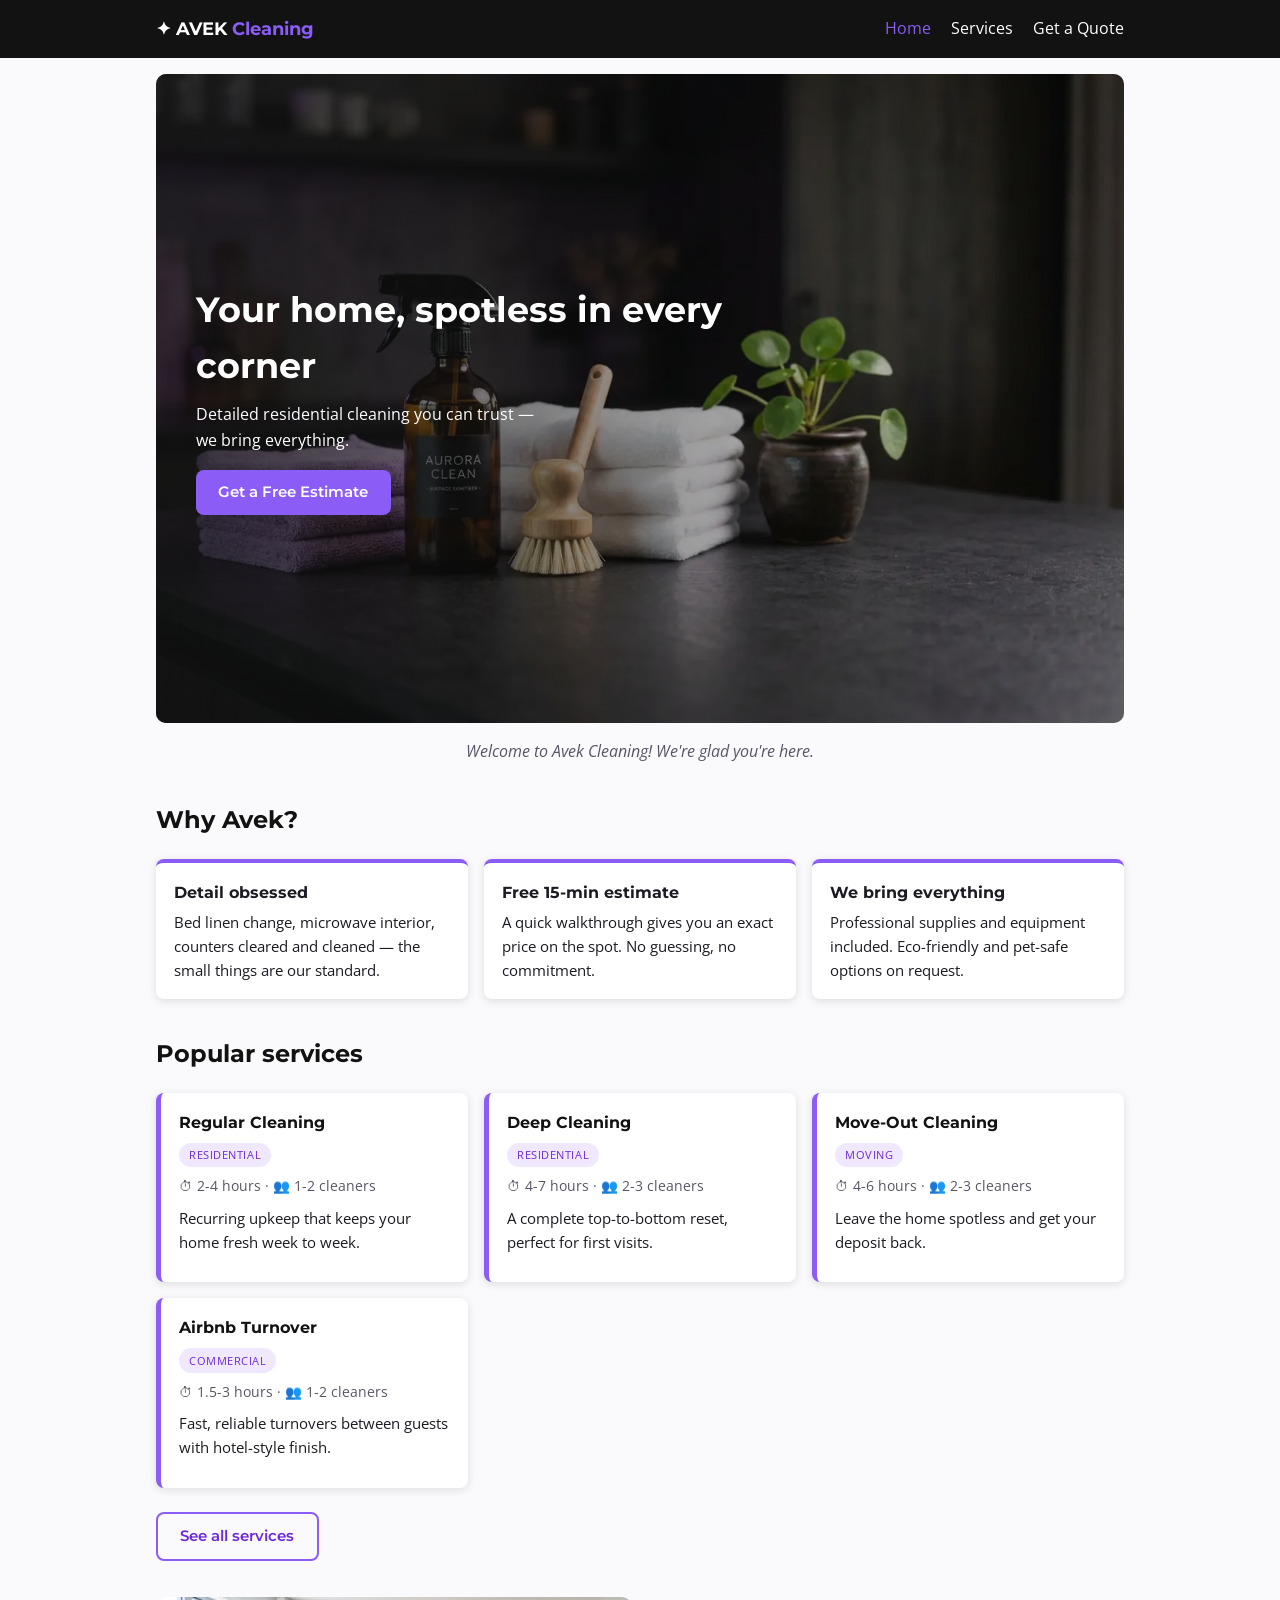
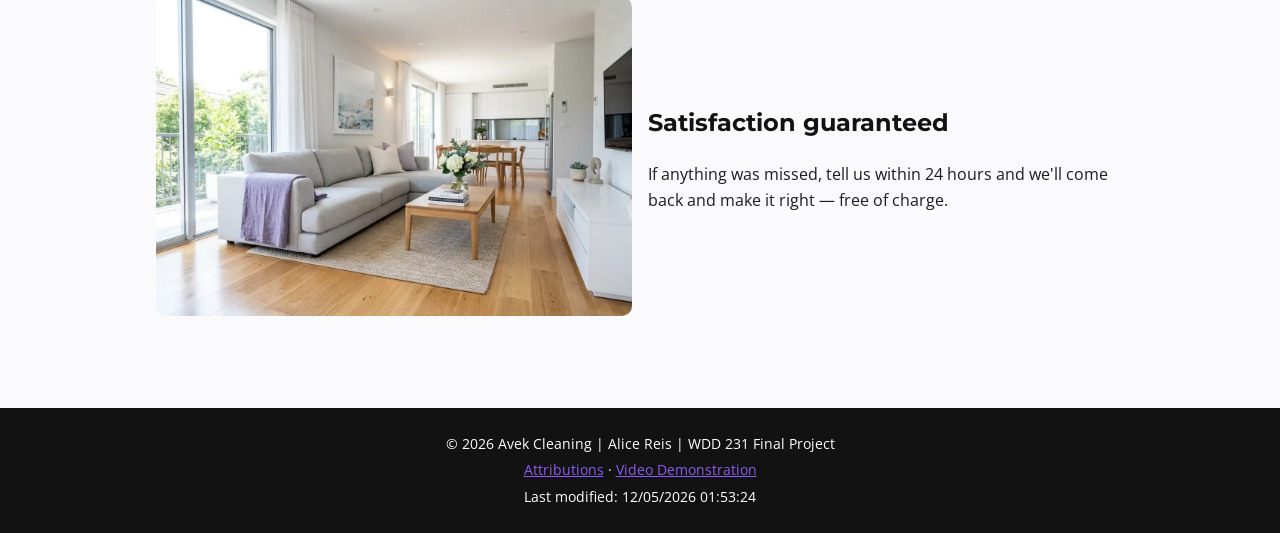
<file: final/index.html>
<!DOCTYPE html>
<html lang="en">
<head>
    <meta charset="UTF-8">
    <meta name="viewport" content="width=device-width, initial-scale=1.0">
    <meta name="description" content="Avek Cleaning - professional residential cleaning services. Regular, deep, and move-in/move-out cleanings with a free 15-minute estimate.">
    <meta name="author" content="Alice Reis">
    <meta property="og:title" content="Avek Cleaning | Professional Home Cleaning">
    <meta property="og:description" content="Detailed residential cleaning services with a free 15-minute estimate. Your home, spotless in every corner.">
    <meta property="og:image" content="https://areis2101.github.io/wdd231/final/images/hero.webp">
    <meta property="og:url" content="https://areis2101.github.io/wdd231/final/">
    <meta property="og:type" content="website">
    <title>Avek Cleaning | Home</title>
    <link rel="icon" href="images/favicon.svg" type="image/svg+xml">
    <link rel="preconnect" href="https://fonts.googleapis.com">
    <link rel="preconnect" href="https://fonts.gstatic.com" crossorigin>
    <link href="https://fonts.googleapis.com/css2?family=Montserrat:wght@600;700&family=Open+Sans:ital,wght@0,400;0,600;1,400&display=swap" rel="stylesheet">
    <link rel="stylesheet" href="styles/styles.css">
    <script type="module" src="scripts/home.js"></script>
</head>
<body>
    <header>
        <div class="header-inner">
            <a href="index.html" class="logo">✦ AVEK <span>Cleaning</span></a>
            <button id="menu-btn" aria-label="Toggle navigation menu" aria-expanded="false">☰</button>
            <nav id="main-nav" aria-label="Main navigation">
                <ul>
                    <li><a href="index.html" class="active" aria-current="page">Home</a></li>
                    <li><a href="services.html">Services</a></li>
                    <li><a href="quote.html">Get a Quote</a></li>
                </ul>
            </nav>
        </div>
    </header>

    <main>
        <section class="hero">
            <img src="images/hero.webp" alt="Professional cleaning supplies arranged on a dark surface with purple cloths" width="1264" height="848">
            <div class="hero-text">
                <h1>Your home, spotless in every corner</h1>
                <p>Detailed residential cleaning you can trust — we bring everything.</p>
                <a href="quote.html" class="btn">Get a Free Estimate</a>
            </div>
        </section>

        <p id="visit-message" class="visit-message"></p>

        <section class="intro">
            <h2>Why Avek?</h2>
            <div class="why-grid">
                <div class="why-card">
                    <h3>Detail obsessed</h3>
                    <p>Bed linen change, microwave interior, counters cleared and cleaned — the small things are our standard.</p>
                </div>
                <div class="why-card">
                    <h3>Free 15-min estimate</h3>
                    <p>A quick walkthrough gives you an exact price on the spot. No guessing, no commitment.</p>
                </div>
                <div class="why-card">
                    <h3>We bring everything</h3>
                    <p>Professional supplies and equipment included. Eco-friendly and pet-safe options on request.</p>
                </div>
            </div>
        </section>

        <section class="featured">
            <h2>Popular services</h2>
            <div id="featured-cards" class="cards"></div>
            <a href="services.html" class="btn btn-outline">See all services</a>
        </section>

        <section class="banner">
            <img src="images/clean-room.webp" alt="Bright spotless living room after a professional cleaning" loading="lazy" width="1264" height="848">
            <div>
                <h2>Satisfaction guaranteed</h2>
                <p>If anything was missed, tell us within 24 hours and we'll come back and make it right — free of charge.</p>
            </div>
        </section>
    </main>

    <footer>
        <p>&copy; <span id="year"></span> Avek Cleaning | Alice Reis | WDD 231 Final Project</p>
        <p>
            <a href="attributions.html">Attributions</a> ·
            <a href="https://www.youtube.com/" id="video-link">Video Demonstration</a>
        </p>
        <p>Last modified: <span id="lastModified"></span></p>
    </footer>
</body>
</html>
</file>
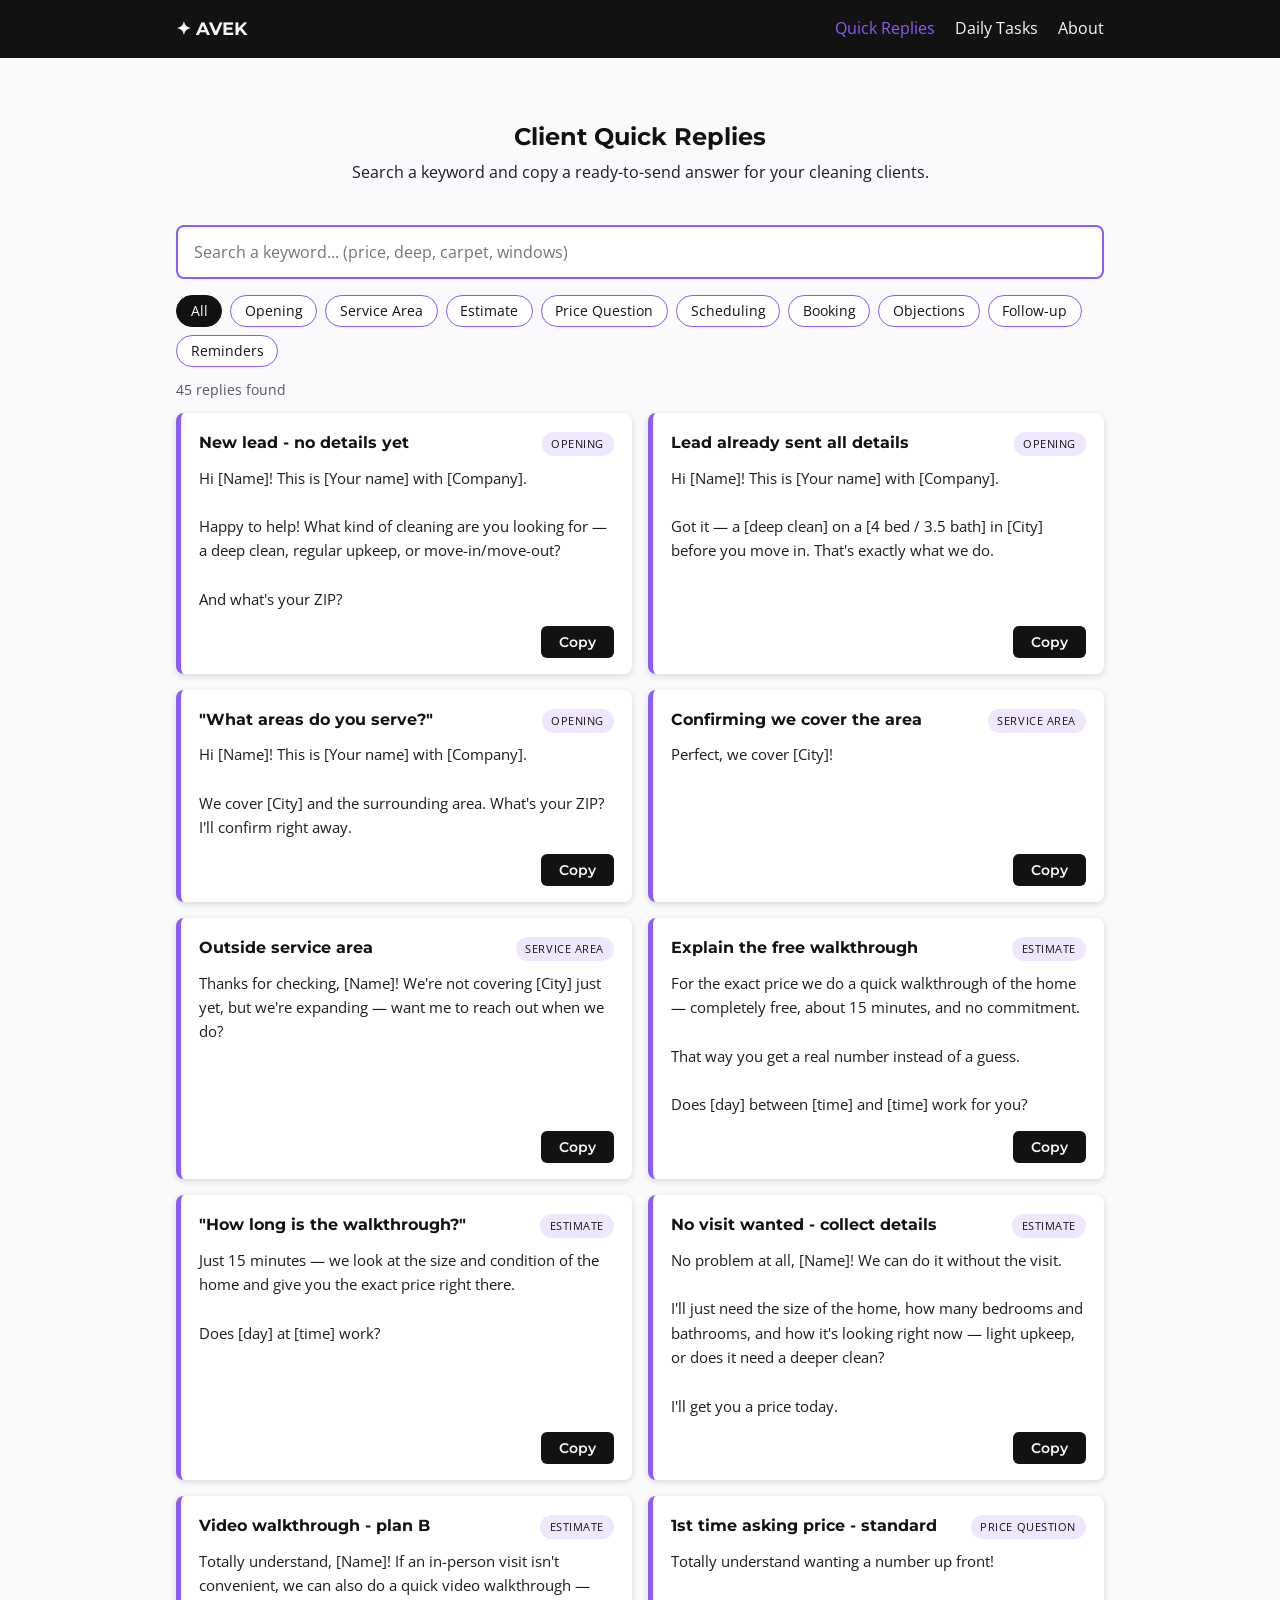
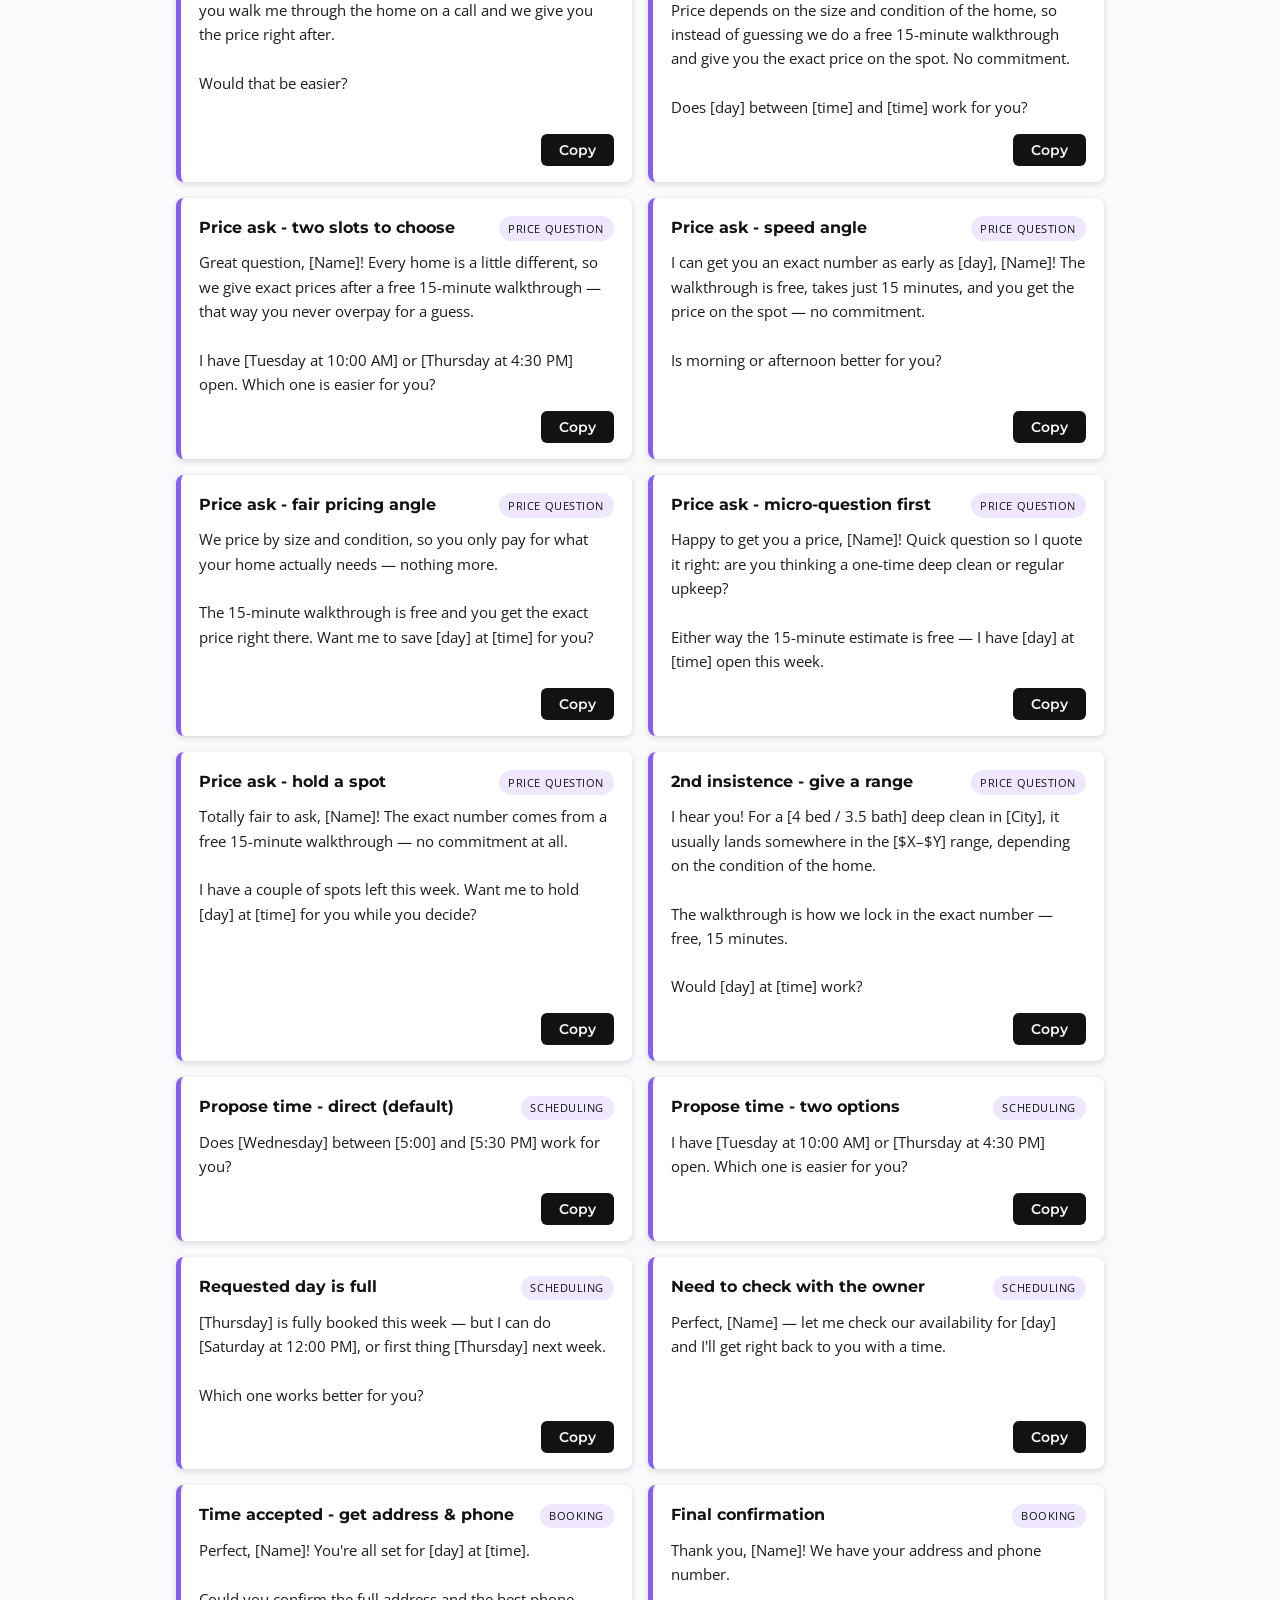
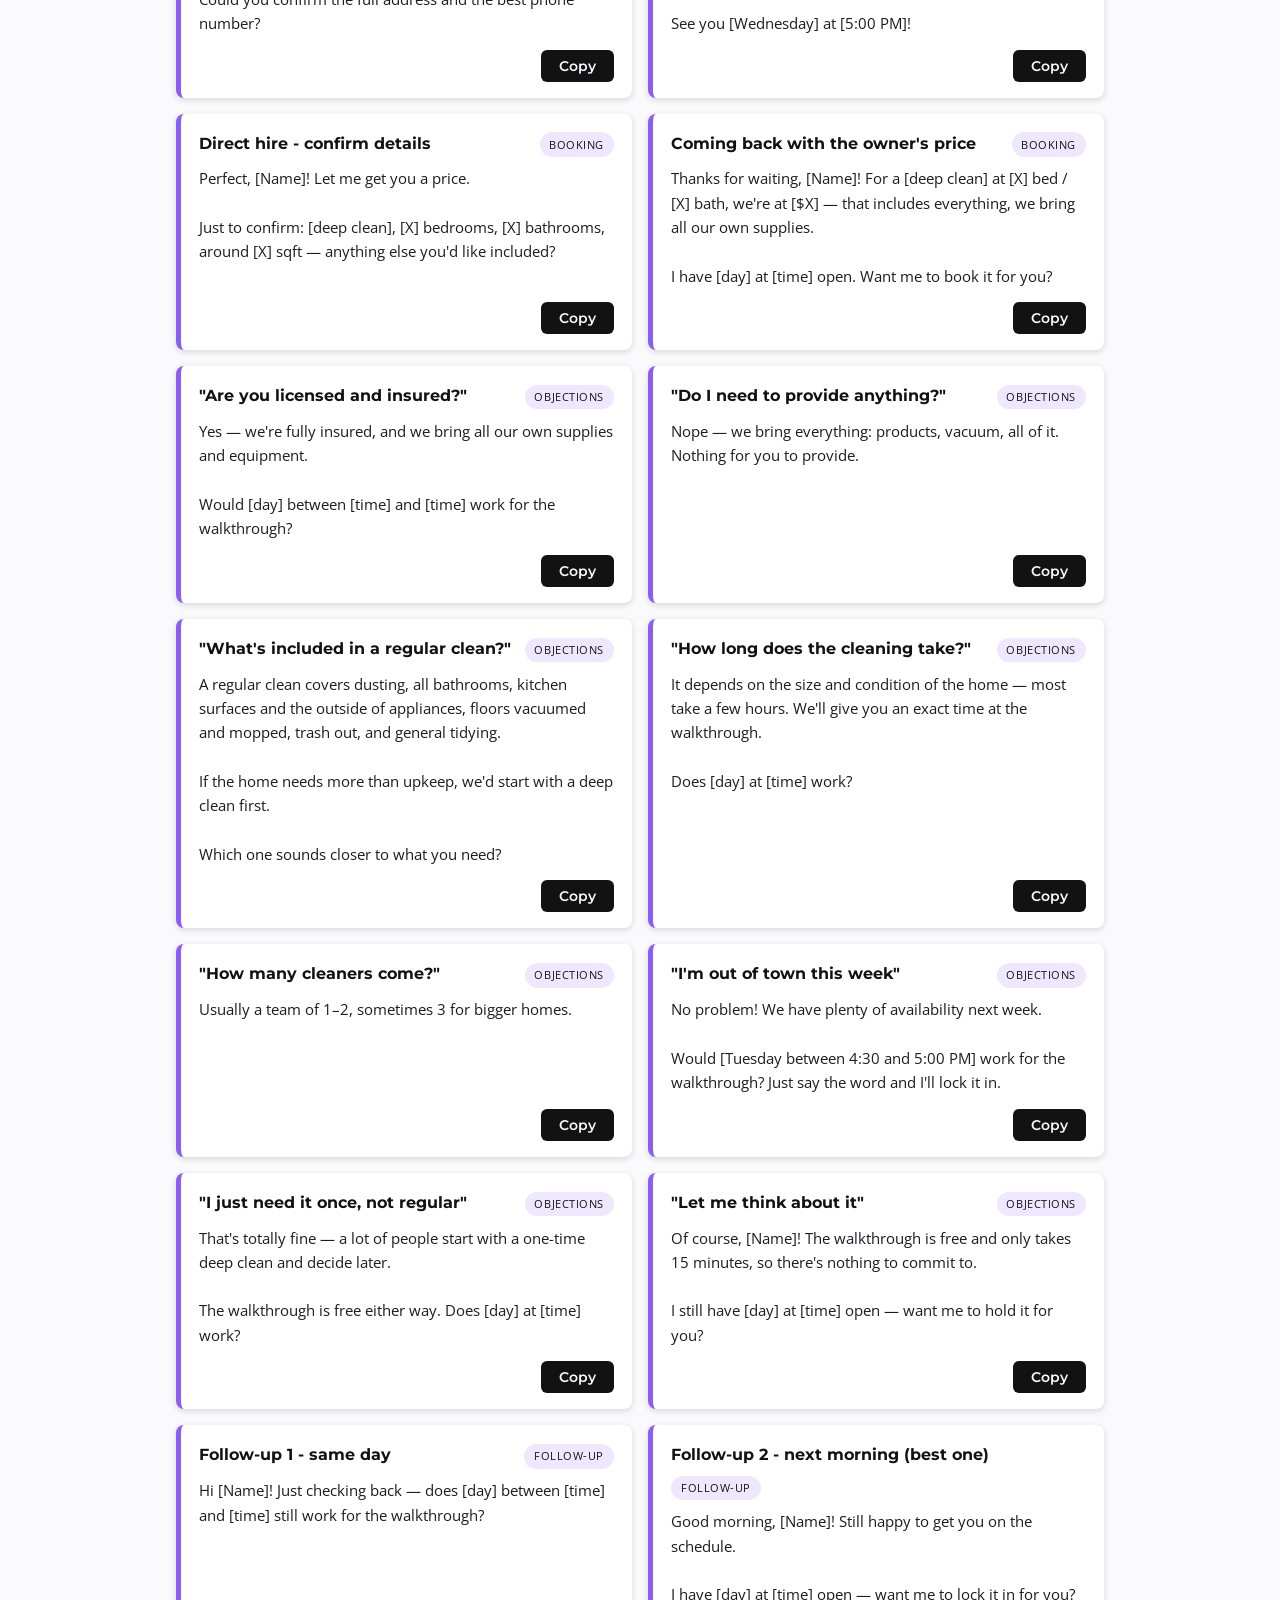
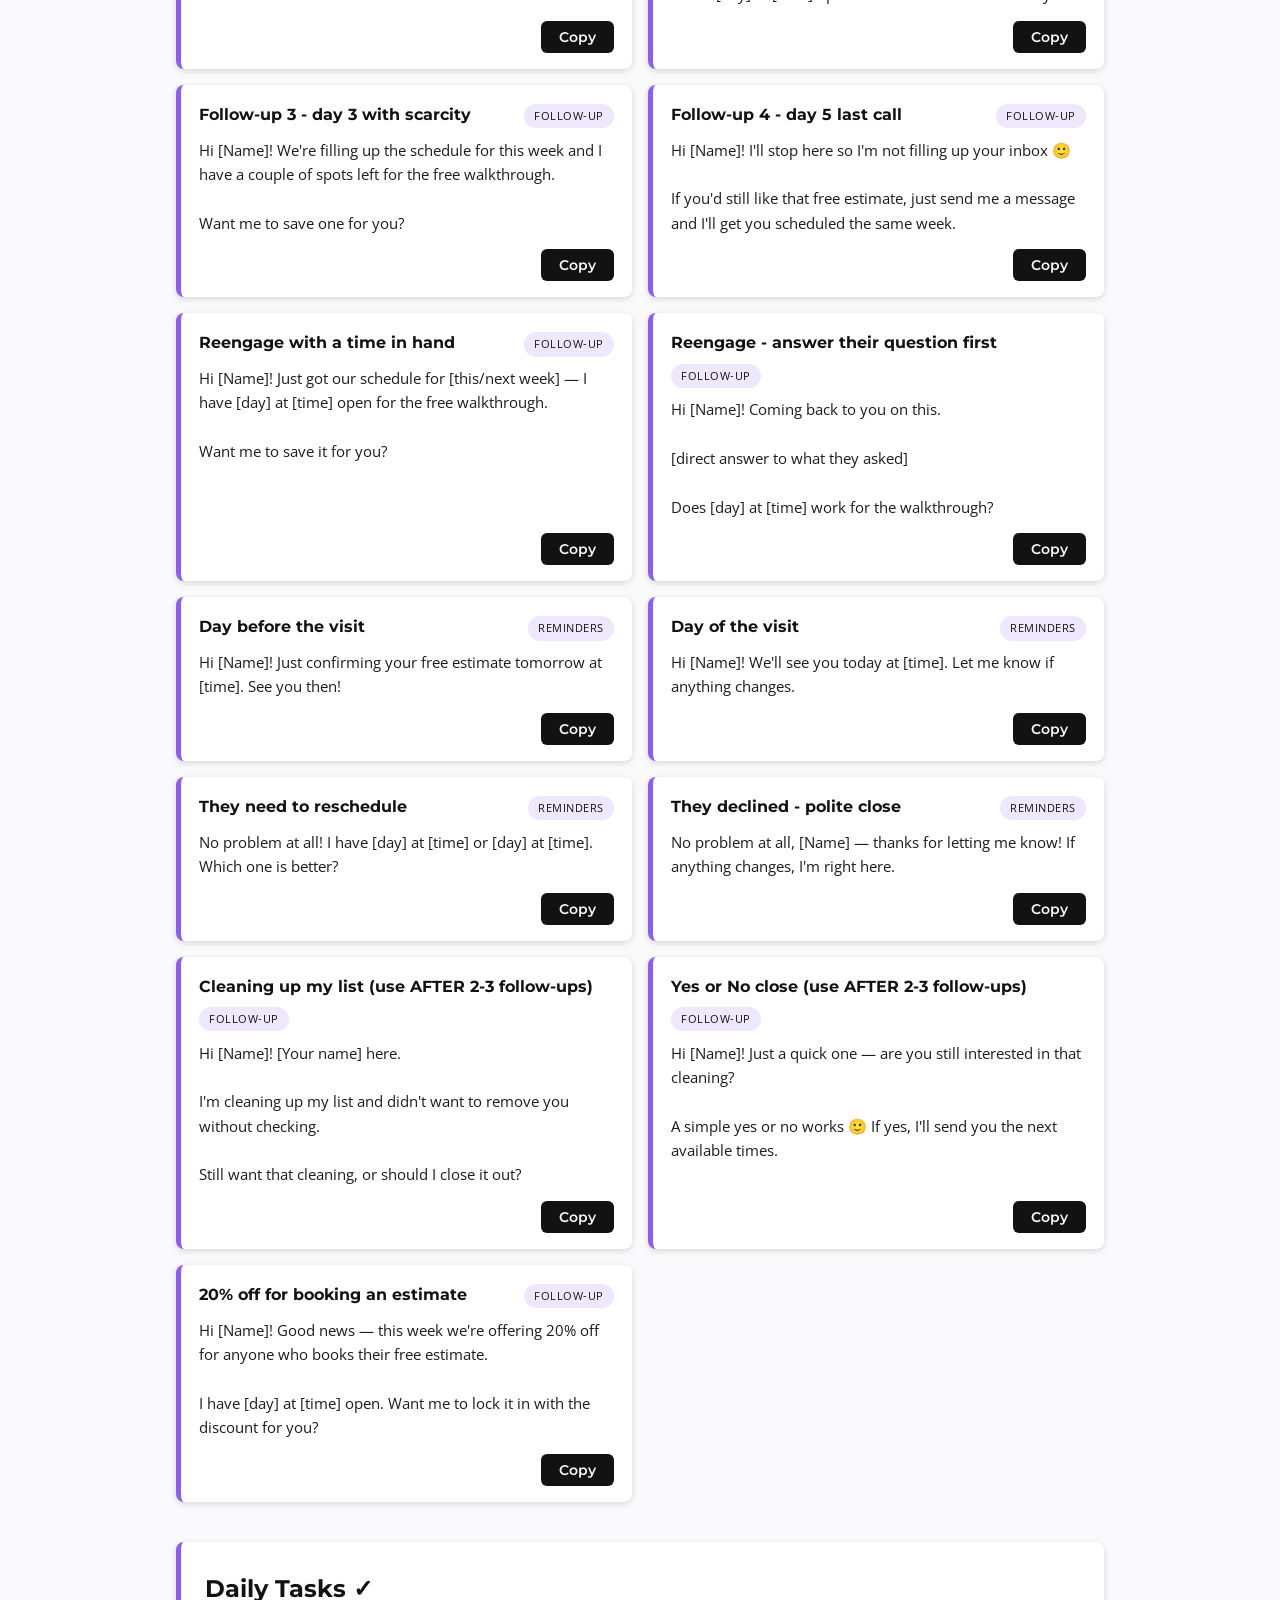
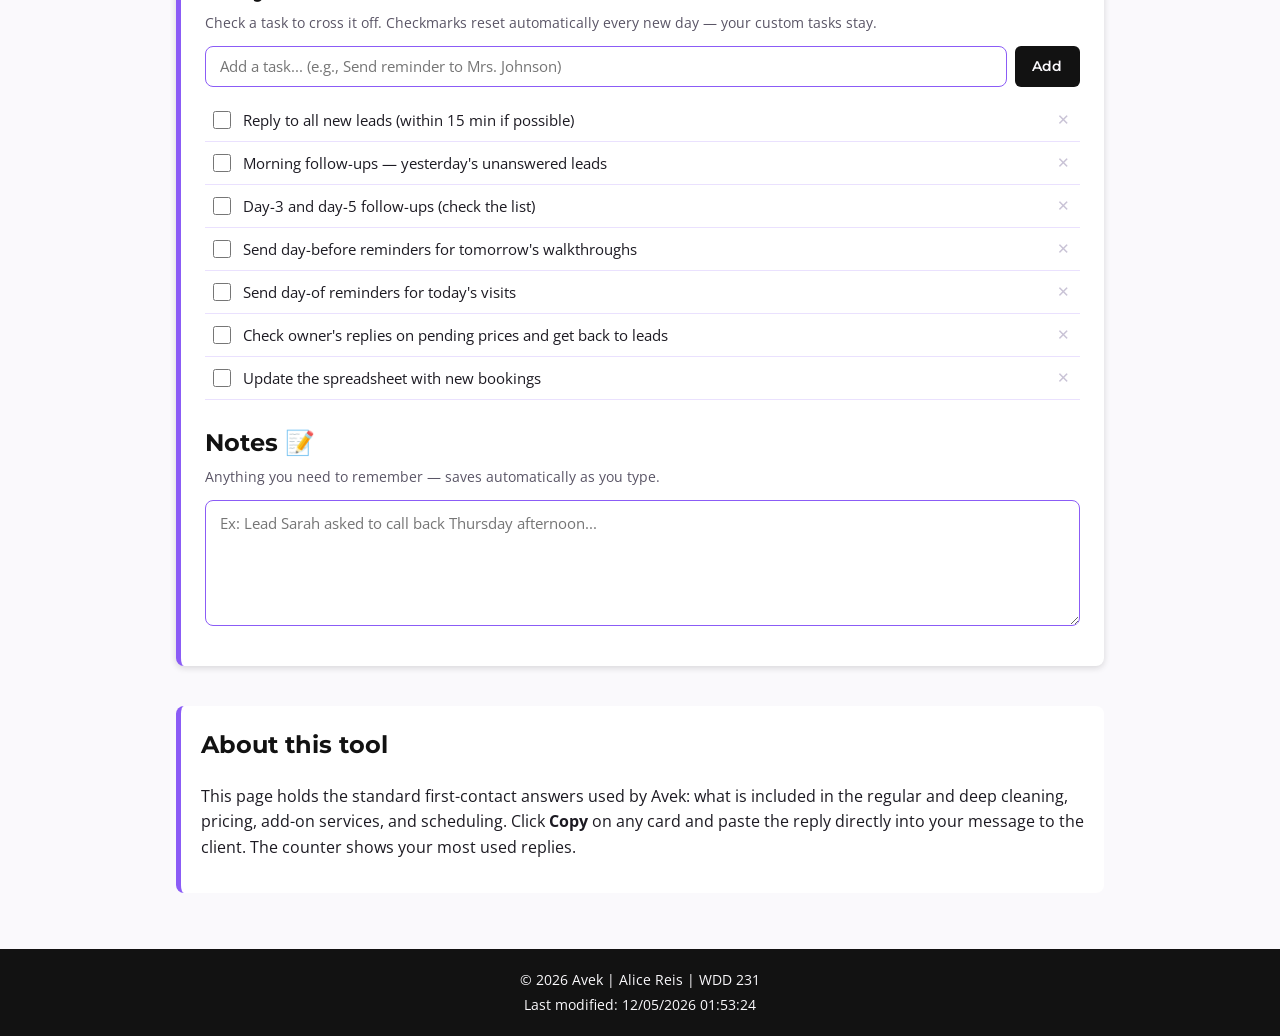
<file: sparkle/index.html>
<!DOCTYPE html>
<html lang="en">
<head>
    <meta charset="UTF-8">
    <meta name="viewport" content="width=device-width, initial-scale=1.0">
    <meta name="description" content="Avek quick reply finder - search ready-to-send responses for client first contact, pricing, and services.">
    <meta name="author" content="Alice Reis">
    <title>Quick Replies | Avek</title>
    <link rel="preconnect" href="https://fonts.googleapis.com">
    <link rel="preconnect" href="https://fonts.gstatic.com" crossorigin>
    <link href="https://fonts.googleapis.com/css2?family=Montserrat:wght@600;700&family=Open+Sans:ital,wght@0,400;0,600;1,400&display=swap" rel="stylesheet">
    <link rel="stylesheet" href="styles/styles.css">
    <script type="module" src="scripts/main.js"></script>
    <script type="module" src="scripts/tasks.js"></script>
</head>
<body>
    <header>
        <div class="header-inner">
            <span class="logo">✦ AVEK</span>
            <button id="menu-btn" aria-label="Toggle navigation menu" aria-expanded="false">☰</button>
            <nav id="main-nav" aria-label="Main navigation">
                <ul>
                    <li><a href="#responses" class="active">Quick Replies</a></li>
                    <li><a href="#tasks">Daily Tasks</a></li>
                    <li><a href="#about">About</a></li>
                </ul>
            </nav>
        </div>
    </header>

    <main>
        <section class="hero">
            <h1>Client Quick Replies</h1>
            <p>Search a keyword and copy a ready-to-send answer for your cleaning clients.</p>
        </section>

        <section id="responses">
            <div class="search-bar">
                <label for="search" class="visually-hidden">Search replies by keyword</label>
                <input type="search" id="search" placeholder="Search a keyword... (price, deep, carpet, windows)" autocomplete="off">
            </div>
            <div id="categories" class="categories" aria-label="Filter by category"></div>
            <p id="result-count" class="result-count" aria-live="polite"></p>
            <div id="cards" class="cards"></div>
        </section>

        <section id="tasks" class="tasks-section">
            <h2>Daily Tasks ✓</h2>
            <p class="tasks-hint">Check a task to cross it off. Checkmarks reset automatically every new day — your custom tasks stay.</p>
            <div class="task-add">
                <label for="new-task" class="visually-hidden">Add a new task</label>
                <input type="text" id="new-task" placeholder="Add a task... (e.g., Send reminder to Mrs. Johnson)" maxlength="140">
                <button id="add-task-btn" class="copy-btn">Add</button>
            </div>
            <ul id="task-list" class="task-list"></ul>
            <h2>Notes 📝</h2>
            <p class="tasks-hint">Anything you need to remember — saves automatically as you type.</p>
            <label for="va-notes" class="visually-hidden">Notes</label>
            <textarea id="va-notes" rows="5" placeholder="Ex: Lead Sarah asked to call back Thursday afternoon..."></textarea>
            <p id="notes-status" class="tasks-hint" aria-live="polite"></p>
        </section>

        <section id="about" class="about">
            <h2>About this tool</h2>
            <p>
                This page holds the standard first-contact answers used by Avek:
                what is included in the regular and deep cleaning, pricing, add-on services, and
                scheduling. Click <strong>Copy</strong> on any card and paste the reply directly
                into your message to the client. The counter shows your most used replies.
            </p>
        </section>
    </main>

    <footer>
        <p>&copy; <span id="year"></span> Avek | Alice Reis | WDD 231</p>
        <p>Last modified: <span id="lastModified"></span></p>
    </footer>
</body>
</html>
</file>
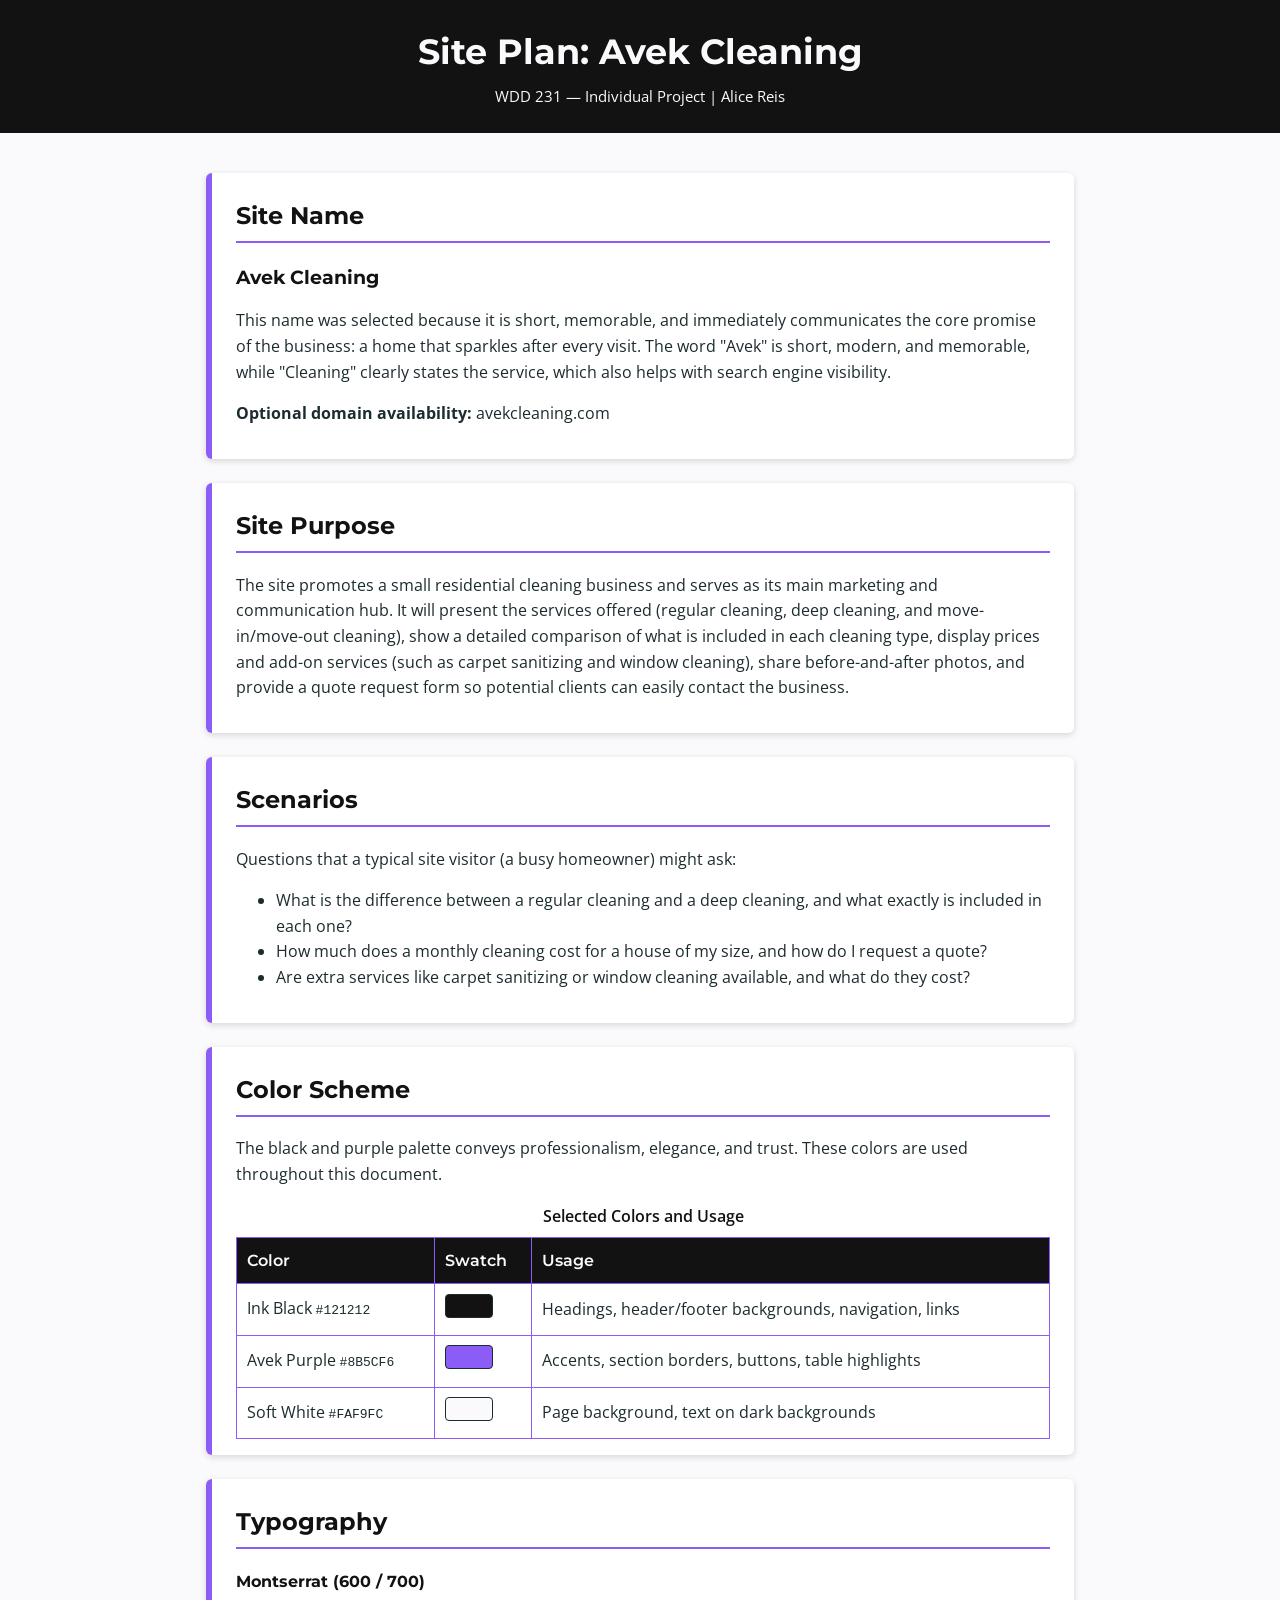
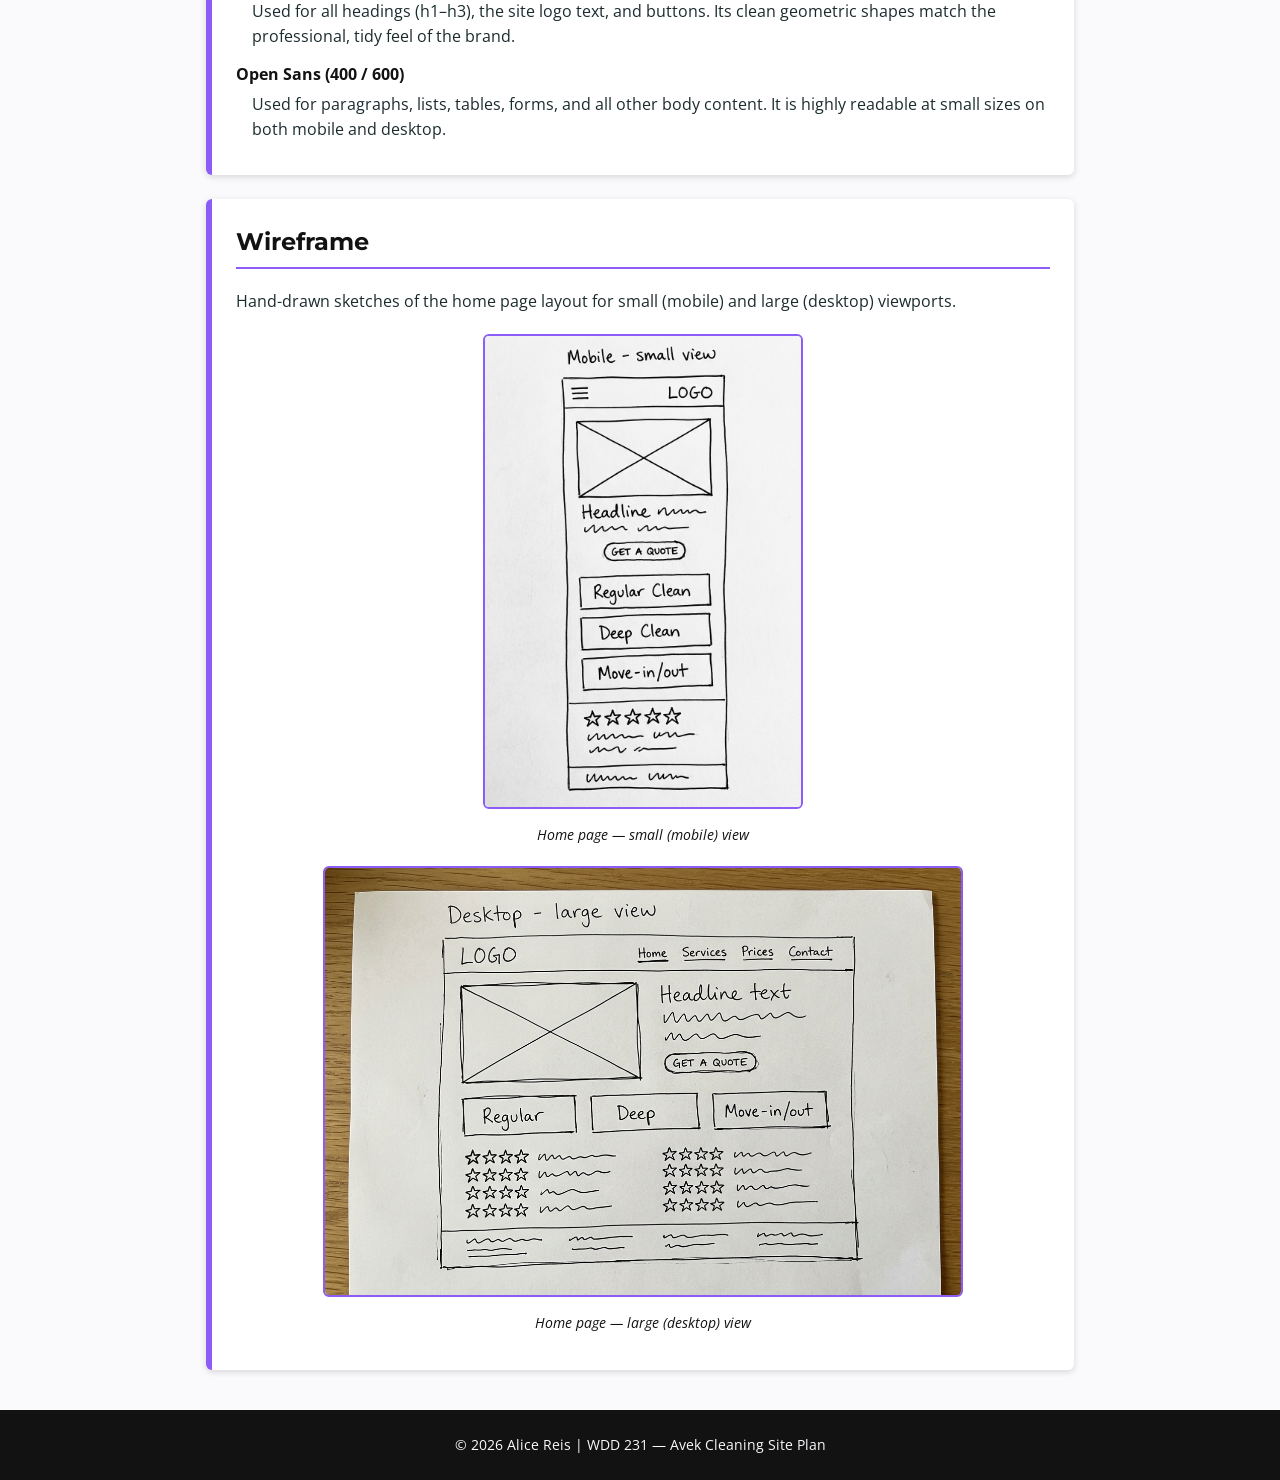
<file: site-plan.html>
<!DOCTYPE html>
<html lang="en">
<head>
    <meta charset="UTF-8">
    <meta name="viewport" content="width=device-width, initial-scale=1.0">
    <meta name="description" content="Site plan for Avek Cleaning - a professional residential cleaning services website project for WDD 231.">
    <meta name="author" content="Alice Reis">
    <title>Site Plan | Avek Cleaning</title>
    <link rel="preconnect" href="https://fonts.googleapis.com">
    <link rel="preconnect" href="https://fonts.gstatic.com" crossorigin>
    <link href="https://fonts.googleapis.com/css2?family=Montserrat:wght@600;700&family=Open+Sans:ital,wght@0,400;0,600;1,400&display=swap" rel="stylesheet">
    <link rel="stylesheet" href="styles/site-plan.css">
</head>
<body>
    <header>
        <h1>Site Plan: Avek Cleaning</h1>
        <p>WDD 231 &mdash; Individual Project | Alice Reis</p>
    </header>

    <main>
        <section>
            <h2>Site Name</h2>
            <h3>Avek Cleaning</h3>
            <p>
                This name was selected because it is short, memorable, and immediately communicates
                the core promise of the business: a home that sparkles after every visit. The word
                "Avek" is short, modern, and memorable, while "Cleaning" clearly states
                the service, which also helps with search engine visibility.
            </p>
            <p><strong>Optional domain availability:</strong> avekcleaning.com</p>
        </section>

        <section>
            <h2>Site Purpose</h2>
            <p>
                The site promotes a small residential cleaning business and serves as its main
                marketing and communication hub. It will present the services offered
                (regular cleaning, deep cleaning, and move-in/move-out cleaning), show a detailed
                comparison of what is included in each cleaning type, display prices and add-on
                services (such as carpet sanitizing and window cleaning), share before-and-after
                photos, and provide a quote request form so potential clients can easily contact
                the business.
            </p>
        </section>

        <section>
            <h2>Scenarios</h2>
            <p>Questions that a typical site visitor (a busy homeowner) might ask:</p>
            <ul>
                <li>What is the difference between a regular cleaning and a deep cleaning, and what exactly is included in each one?</li>
                <li>How much does a monthly cleaning cost for a house of my size, and how do I request a quote?</li>
                <li>Are extra services like carpet sanitizing or window cleaning available, and what do they cost?</li>
            </ul>
        </section>

        <section>
            <h2>Color Scheme</h2>
            <p>The black and purple palette conveys professionalism, elegance, and trust. These colors are used throughout this document.</p>
            <table>
                <caption>Selected Colors and Usage</caption>
                <thead>
                    <tr>
                        <th scope="col">Color</th>
                        <th scope="col">Swatch</th>
                        <th scope="col">Usage</th>
                    </tr>
                </thead>
                <tbody>
                    <tr>
                        <td>Ink Black <code>#121212</code></td>
                        <td><span class="swatch swatch-teal"></span></td>
                        <td>Headings, header/footer backgrounds, navigation, links</td>
                    </tr>
                    <tr>
                        <td>Avek Purple <code>#8B5CF6</code></td>
                        <td><span class="swatch swatch-aqua"></span></td>
                        <td>Accents, section borders, buttons, table highlights</td>
                    </tr>
                    <tr>
                        <td>Soft White <code>#FAF9FC</code></td>
                        <td><span class="swatch swatch-white"></span></td>
                        <td>Page background, text on dark backgrounds</td>
                    </tr>
                </tbody>
            </table>
        </section>

        <section>
            <h2>Typography</h2>
            <dl>
                <dt class="font-heading">Montserrat (600 / 700)</dt>
                <dd>Used for all headings (h1&ndash;h3), the site logo text, and buttons. Its clean geometric shapes match the professional, tidy feel of the brand.</dd>
                <dt class="font-body">Open Sans (400 / 600)</dt>
                <dd>Used for paragraphs, lists, tables, forms, and all other body content. It is highly readable at small sizes on both mobile and desktop.</dd>
            </dl>
        </section>

        <section>
            <h2>Wireframe</h2>
            <p>
                Hand-drawn sketches of the home page layout for small (mobile) and large
                (desktop) viewports.
            </p>
            <figure>
                <img src="images/wireframe-mobile.jpg" alt="Hand-drawn wireframe sketch of the Avek Cleaning home page in a small mobile viewport" width="320" height="560" loading="lazy">
                <figcaption>Home page &mdash; small (mobile) view</figcaption>
            </figure>
            <figure>
                <img src="images/wireframe-desktop.jpg" alt="Hand-drawn wireframe sketch of the Avek Cleaning home page in a large desktop viewport" width="640" height="420" loading="lazy">
                <figcaption>Home page &mdash; large (desktop) view</figcaption>
            </figure>
        </section>
    </main>

    <footer>
        <p>&copy; 2026 Alice Reis | WDD 231 &mdash; Avek Cleaning Site Plan</p>
    </footer>
</body>
</html>
</file>
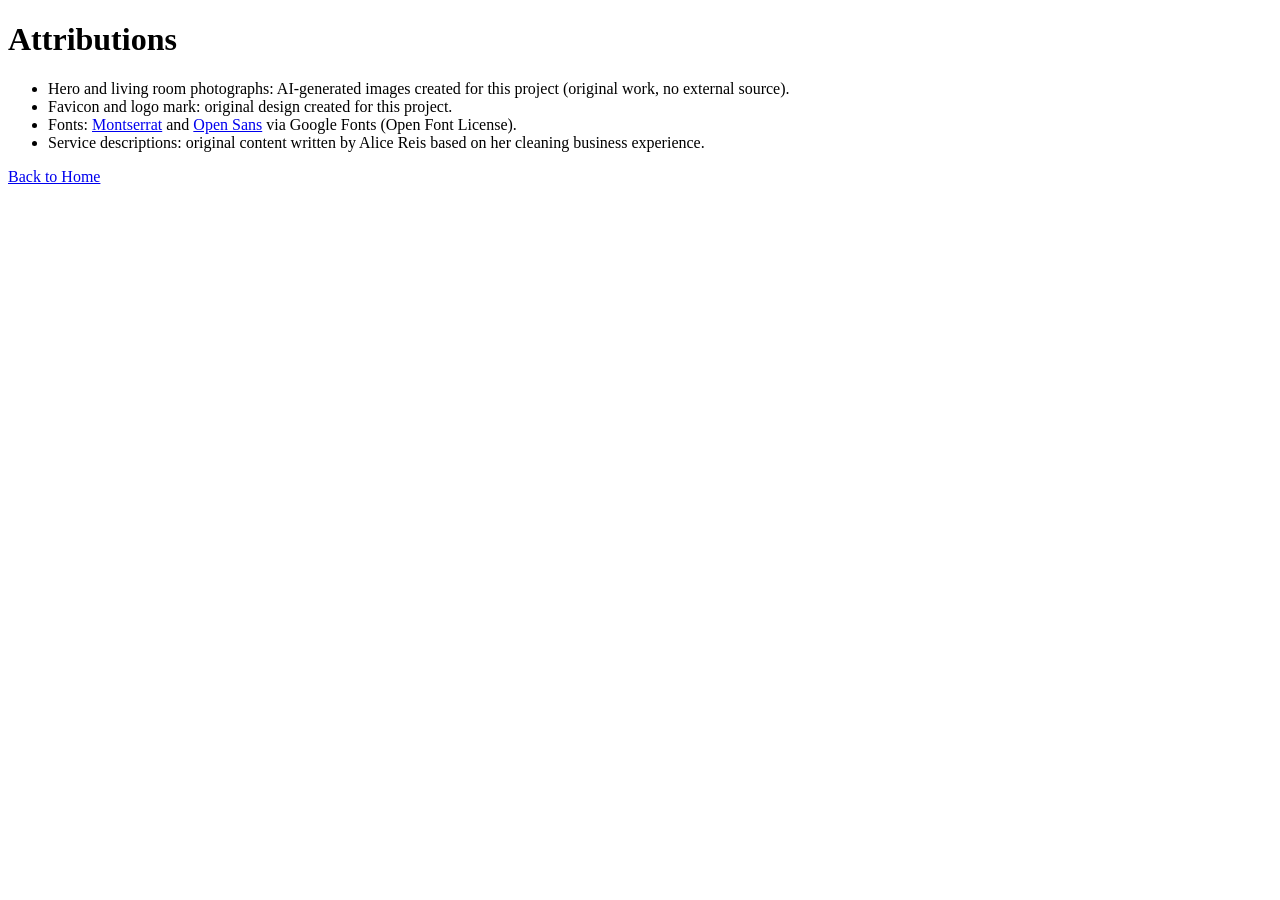
<file: final/attributions.html>
<!DOCTYPE html>
<html lang="en">
<head>
    <meta charset="UTF-8">
    <meta name="viewport" content="width=device-width, initial-scale=1.0">
    <meta name="description" content="Resource attributions for the Avek Cleaning website project.">
    <meta name="author" content="Alice Reis">
    <title>Attributions | Avek Cleaning</title>
    <link rel="icon" href="images/favicon.svg" type="image/svg+xml">
</head>
<body>
    <h1>Attributions</h1>
    <ul>
        <li>Hero and living room photographs: AI-generated images created for this project (original work, no external source).</li>
        <li>Favicon and logo mark: original design created for this project.</li>
        <li>Fonts: <a href="https://fonts.google.com/specimen/Montserrat">Montserrat</a> and <a href="https://fonts.google.com/specimen/Open+Sans">Open Sans</a> via Google Fonts (Open Font License).</li>
        <li>Service descriptions: original content written by Alice Reis based on her cleaning business experience.</li>
    </ul>
    <p><a href="index.html">Back to Home</a></p>
</body>
</html>
</file>
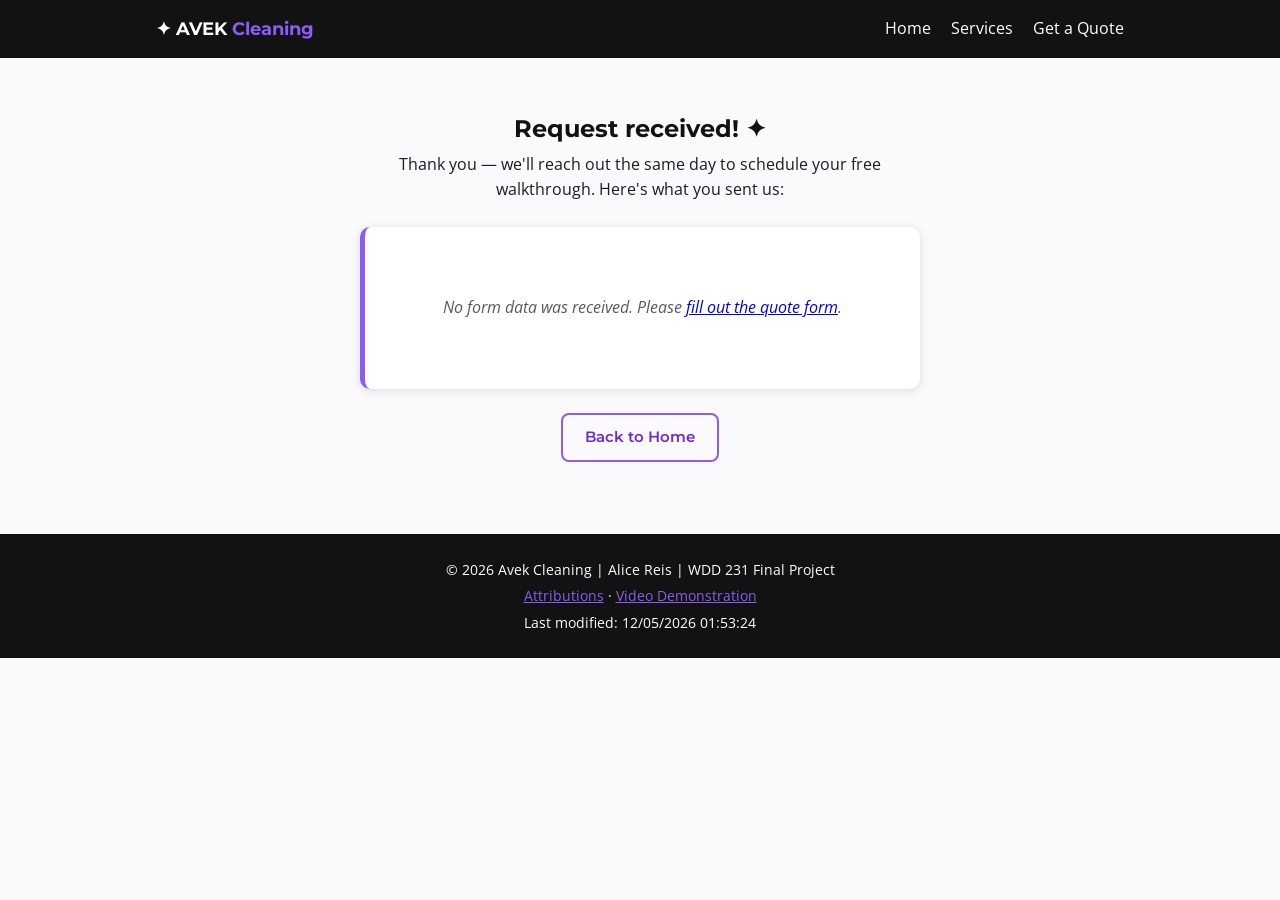
<file: final/confirm.html>
<!DOCTYPE html>
<html lang="en">
<head>
    <meta charset="UTF-8">
    <meta name="viewport" content="width=device-width, initial-scale=1.0">
    <meta name="description" content="Avek Cleaning quote request confirmation - review the details you submitted.">
    <meta name="author" content="Alice Reis">
    <title>Request Received | Avek Cleaning</title>
    <link rel="icon" href="images/favicon.svg" type="image/svg+xml">
    <link rel="preconnect" href="https://fonts.googleapis.com">
    <link rel="preconnect" href="https://fonts.gstatic.com" crossorigin>
    <link href="https://fonts.googleapis.com/css2?family=Montserrat:wght@600;700&family=Open+Sans:wght@400;600&display=swap" rel="stylesheet">
    <link rel="stylesheet" href="styles/styles.css">
    <script type="module" src="scripts/confirm.js"></script>
</head>
<body>
    <header>
        <div class="header-inner">
            <a href="index.html" class="logo">✦ AVEK <span>Cleaning</span></a>
            <button id="menu-btn" aria-label="Toggle navigation menu" aria-expanded="false">☰</button>
            <nav id="main-nav" aria-label="Main navigation">
                <ul>
                    <li><a href="index.html">Home</a></li>
                    <li><a href="services.html">Services</a></li>
                    <li><a href="quote.html">Get a Quote</a></li>
                </ul>
            </nav>
        </div>
    </header>

    <main>
        <section class="page-head">
            <h1>Request received! ✦</h1>
            <p>Thank you — we'll reach out the same day to schedule your free walkthrough. Here's what you sent us:</p>
        </section>
        <section id="summary" class="summary"></section>
        <p class="center"><a href="index.html" class="btn btn-outline">Back to Home</a></p>
    </main>

    <footer>
        <p>&copy; <span id="year"></span> Avek Cleaning | Alice Reis | WDD 231 Final Project</p>
        <p>
            <a href="attributions.html">Attributions</a> ·
            <a href="https://www.youtube.com/" id="video-link">Video Demonstration</a>
        </p>
        <p>Last modified: <span id="lastModified"></span></p>
    </footer>
</body>
</html>
</file>
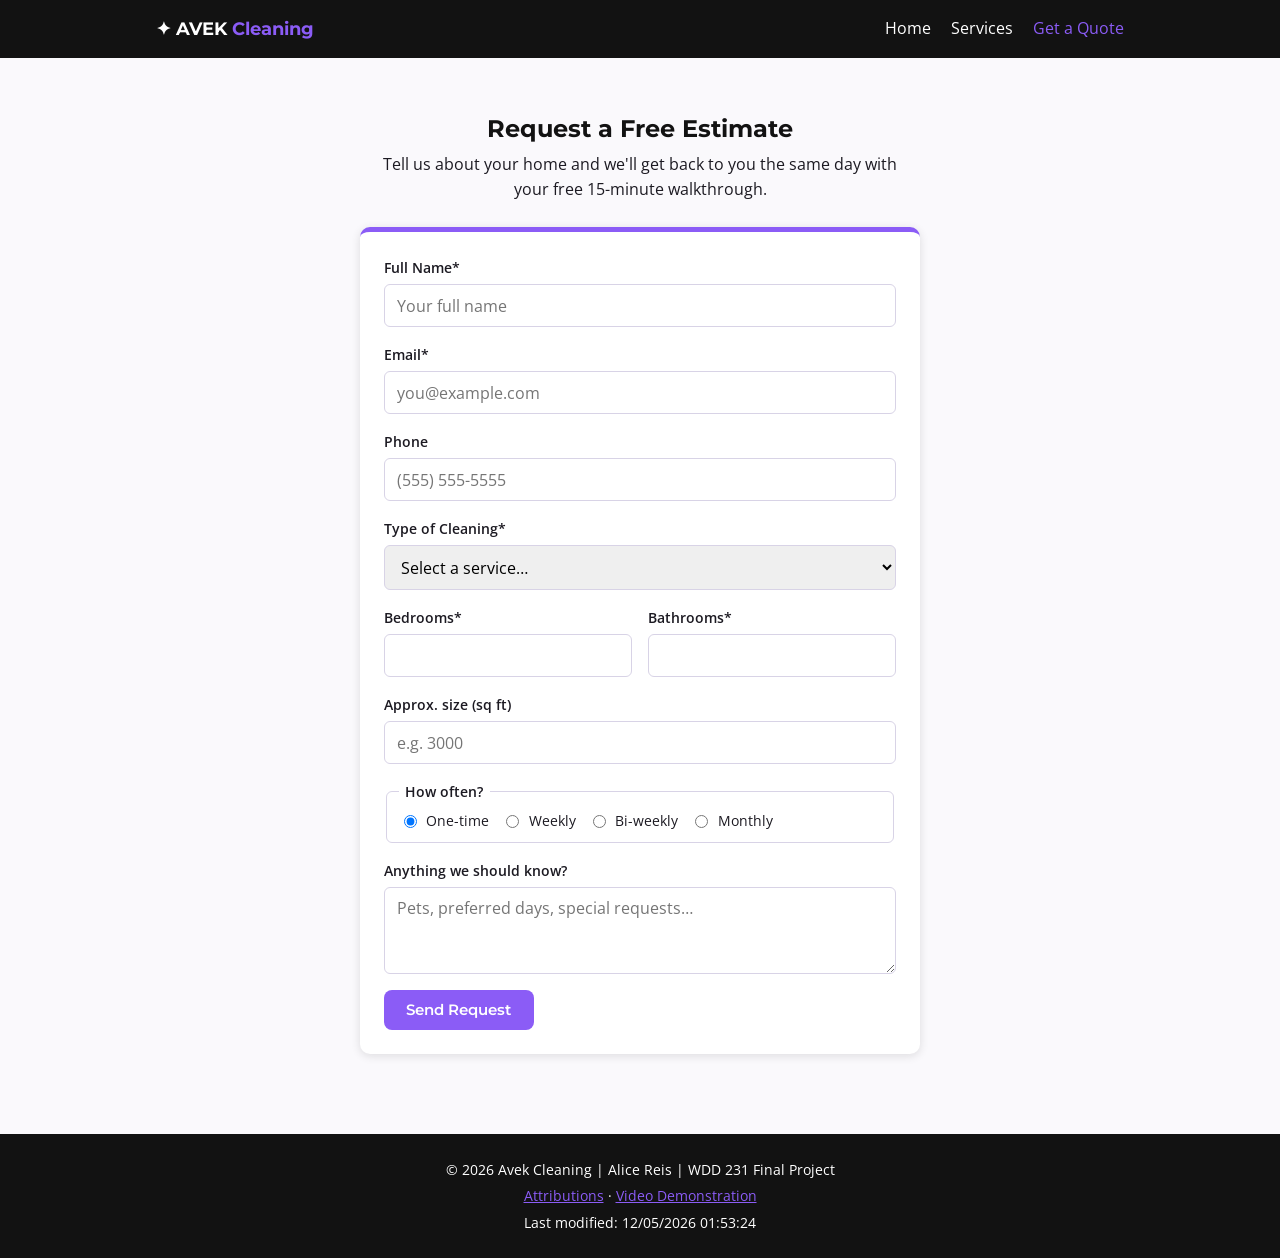
<file: final/quote.html>
<!DOCTYPE html>
<html lang="en">
<head>
    <meta charset="UTF-8">
    <meta name="viewport" content="width=device-width, initial-scale=1.0">
    <meta name="description" content="Request a free cleaning estimate from Avek Cleaning - tell us about your home and we'll get back to you with an exact price.">
    <meta name="author" content="Alice Reis">
    <meta property="og:title" content="Get a Quote | Avek Cleaning">
    <meta property="og:description" content="Request your free 15-minute estimate with Avek Cleaning.">
    <meta property="og:image" content="https://areis2101.github.io/wdd231/final/images/hero.webp">
    <meta property="og:url" content="https://areis2101.github.io/wdd231/final/quote.html">
    <meta property="og:type" content="website">
    <title>Get a Quote | Avek Cleaning</title>
    <link rel="icon" href="images/favicon.svg" type="image/svg+xml">
    <link rel="preconnect" href="https://fonts.googleapis.com">
    <link rel="preconnect" href="https://fonts.gstatic.com" crossorigin>
    <link href="https://fonts.googleapis.com/css2?family=Montserrat:wght@600;700&family=Open+Sans:ital,wght@0,400;0,600;1,400&display=swap" rel="stylesheet">
    <link rel="stylesheet" href="styles/styles.css">
    <script type="module" src="scripts/main.js"></script>
</head>
<body>
    <header>
        <div class="header-inner">
            <a href="index.html" class="logo">✦ AVEK <span>Cleaning</span></a>
            <button id="menu-btn" aria-label="Toggle navigation menu" aria-expanded="false">☰</button>
            <nav id="main-nav" aria-label="Main navigation">
                <ul>
                    <li><a href="index.html">Home</a></li>
                    <li><a href="services.html">Services</a></li>
                    <li><a href="quote.html" class="active" aria-current="page">Get a Quote</a></li>
                </ul>
            </nav>
        </div>
    </header>

    <main>
        <section class="page-head">
            <h1>Request a Free Estimate</h1>
            <p>Tell us about your home and we'll get back to you the same day with your free 15-minute walkthrough.</p>
        </section>

        <form method="get" action="confirm.html" class="quote-form">
            <label>Full Name*
                <input type="text" name="name" required placeholder="Your full name" autocomplete="name">
            </label>
            <label>Email*
                <input type="email" name="email" required placeholder="you@example.com" autocomplete="email">
            </label>
            <label>Phone
                <input type="tel" name="phone" placeholder="(555) 555-5555" autocomplete="tel">
            </label>
            <label>Type of Cleaning*
                <select name="service" required>
                    <option value="" disabled selected>Select a service…</option>
                    <option value="Regular Cleaning">Regular Cleaning</option>
                    <option value="Deep Cleaning">Deep Cleaning</option>
                    <option value="Move-In Cleaning">Move-In Cleaning</option>
                    <option value="Move-Out Cleaning">Move-Out Cleaning</option>
                    <option value="Office Cleaning">Office Cleaning</option>
                    <option value="Airbnb Turnover">Airbnb Turnover</option>
                </select>
            </label>
            <div class="form-row">
                <label>Bedrooms*
                    <input type="number" name="bedrooms" min="0" max="20" required>
                </label>
                <label>Bathrooms*
                    <input type="number" name="bathrooms" min="0" max="20" step="0.5" required>
                </label>
            </div>
            <label>Approx. size (sq ft)
                <input type="number" name="sqft" min="100" max="20000" placeholder="e.g. 3000">
            </label>
            <fieldset>
                <legend>How often?</legend>
                <label class="radio"><input type="radio" name="frequency" value="One-time" checked> One-time</label>
                <label class="radio"><input type="radio" name="frequency" value="Weekly"> Weekly</label>
                <label class="radio"><input type="radio" name="frequency" value="Bi-weekly"> Bi-weekly</label>
                <label class="radio"><input type="radio" name="frequency" value="Monthly"> Monthly</label>
            </fieldset>
            <label>Anything we should know?
                <textarea name="notes" rows="3" placeholder="Pets, preferred days, special requests…"></textarea>
            </label>
            <button type="submit" class="btn">Send Request</button>
        </form>
    </main>

    <footer>
        <p>&copy; <span id="year"></span> Avek Cleaning | Alice Reis | WDD 231 Final Project</p>
        <p>
            <a href="attributions.html">Attributions</a> ·
            <a href="https://www.youtube.com/" id="video-link">Video Demonstration</a>
        </p>
        <p>Last modified: <span id="lastModified"></span></p>
    </footer>
</body>
</html>
</file>
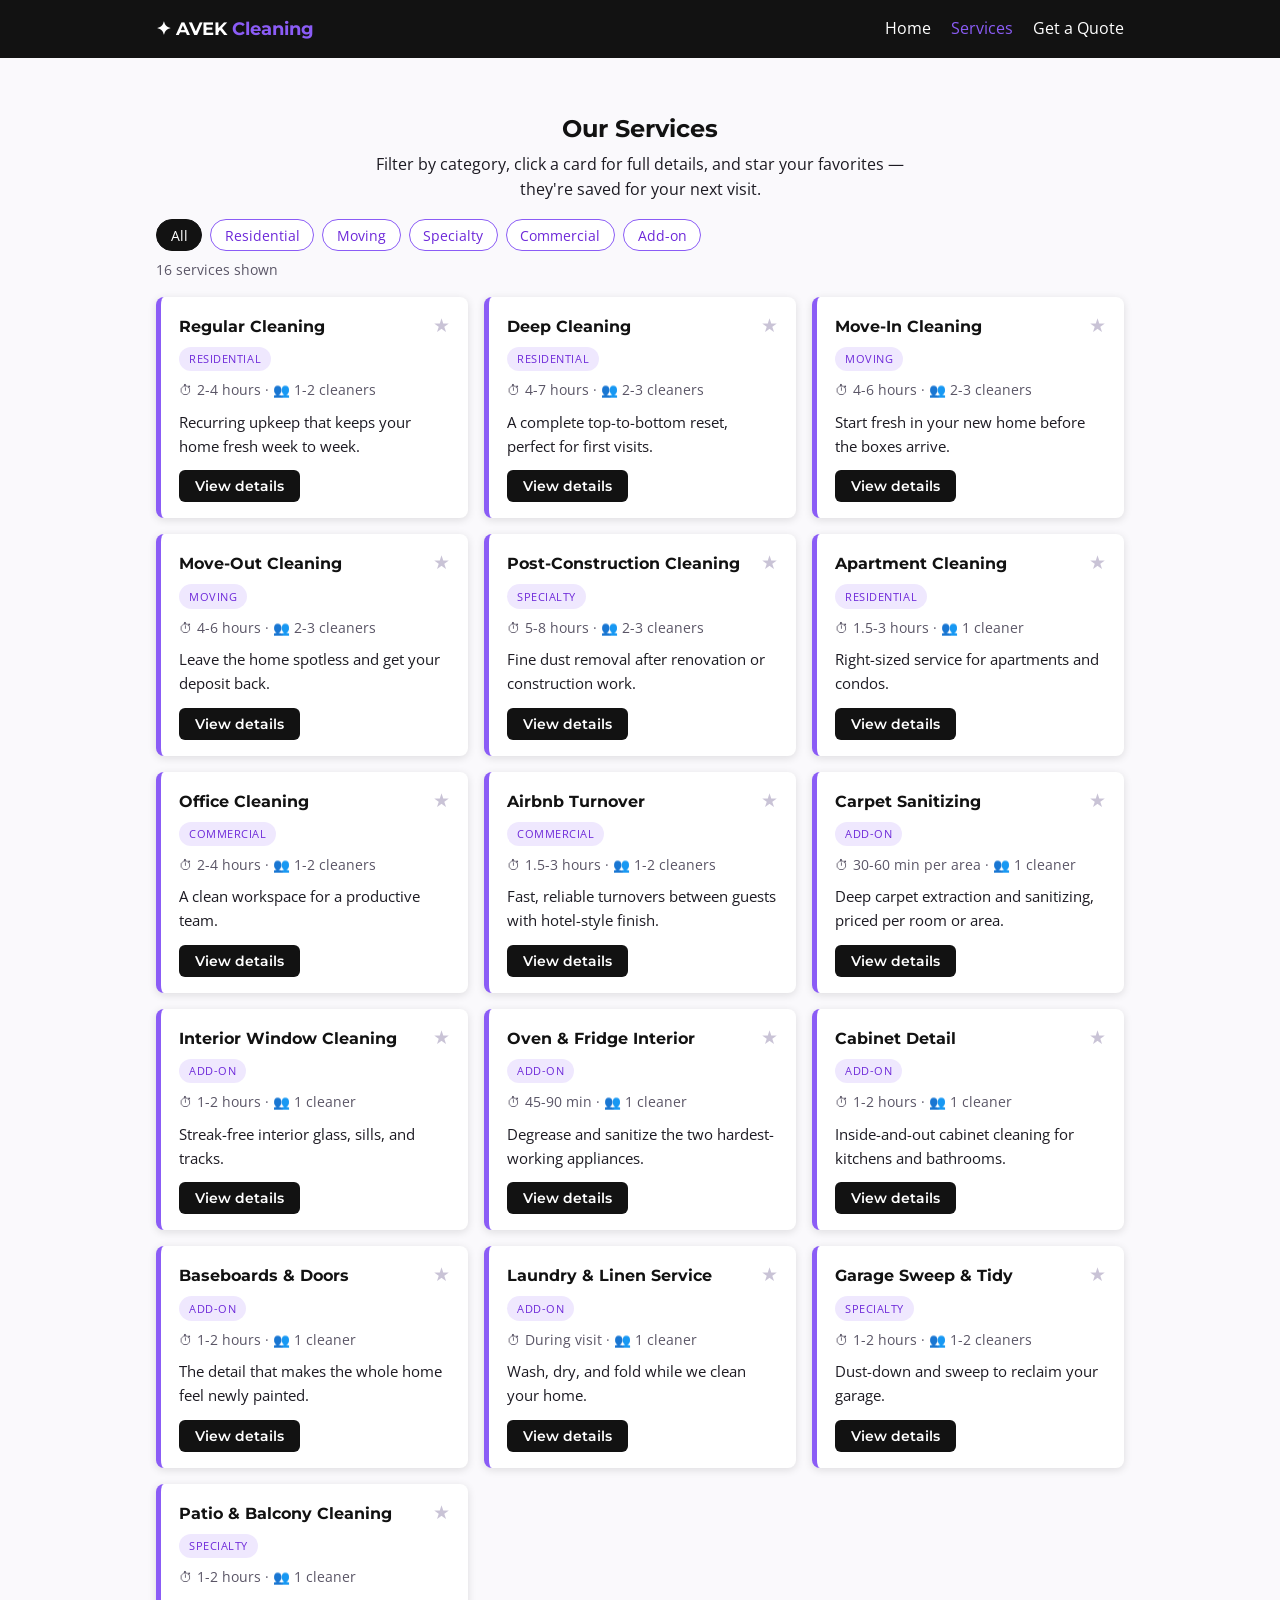
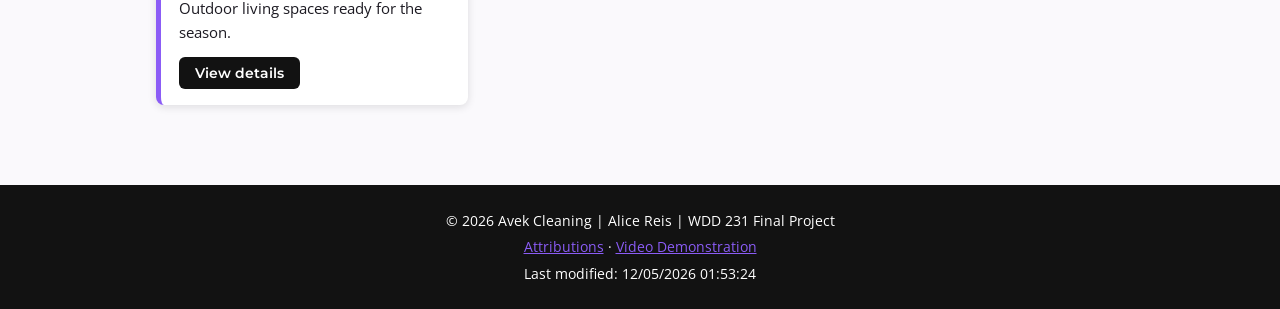
<file: final/services.html>
<!DOCTYPE html>
<html lang="en">
<head>
    <meta charset="UTF-8">
    <meta name="viewport" content="width=device-width, initial-scale=1.0">
    <meta name="description" content="Explore all Avek Cleaning services - regular, deep, move-in/move-out, offices, Airbnb turnovers and add-ons. Filter by category and save your favorites.">
    <meta name="author" content="Alice Reis">
    <meta property="og:title" content="Services | Avek Cleaning">
    <meta property="og:description" content="All Avek Cleaning services with details on what's included, duration, and team size.">
    <meta property="og:image" content="https://areis2101.github.io/wdd231/final/images/hero.webp">
    <meta property="og:url" content="https://areis2101.github.io/wdd231/final/services.html">
    <meta property="og:type" content="website">
    <title>Services | Avek Cleaning</title>
    <link rel="icon" href="images/favicon.svg" type="image/svg+xml">
    <link rel="preconnect" href="https://fonts.googleapis.com">
    <link rel="preconnect" href="https://fonts.gstatic.com" crossorigin>
    <link href="https://fonts.googleapis.com/css2?family=Montserrat:wght@600;700&family=Open+Sans:ital,wght@0,400;0,600;1,400&display=swap" rel="stylesheet">
    <link rel="stylesheet" href="styles/styles.css">
    <script type="module" src="scripts/services-page.js"></script>
</head>
<body>
    <header>
        <div class="header-inner">
            <a href="index.html" class="logo">✦ AVEK <span>Cleaning</span></a>
            <button id="menu-btn" aria-label="Toggle navigation menu" aria-expanded="false">☰</button>
            <nav id="main-nav" aria-label="Main navigation">
                <ul>
                    <li><a href="index.html">Home</a></li>
                    <li><a href="services.html" class="active" aria-current="page">Services</a></li>
                    <li><a href="quote.html">Get a Quote</a></li>
                </ul>
            </nav>
        </div>
    </header>

    <main>
        <section class="page-head">
            <h1>Our Services</h1>
            <p>Filter by category, click a card for full details, and star your favorites — they're saved for your next visit.</p>
        </section>

        <div id="categories" class="categories" aria-label="Filter services by category"></div>
        <p id="result-count" class="result-count" aria-live="polite"></p>
        <section id="service-cards" class="cards"></section>

        <dialog id="service-modal">
            <div class="modal-head">
                <h2 id="modal-title"></h2>
                <button id="modal-close" aria-label="Close dialog">✕</button>
            </div>
            <div id="modal-body"></div>
            <a href="quote.html" class="btn">Request this service</a>
        </dialog>
    </main>

    <footer>
        <p>&copy; <span id="year"></span> Avek Cleaning | Alice Reis | WDD 231 Final Project</p>
        <p>
            <a href="attributions.html">Attributions</a> ·
            <a href="https://www.youtube.com/" id="video-link">Video Demonstration</a>
        </p>
        <p>Last modified: <span id="lastModified"></span></p>
    </footer>
</body>
</html>
</file>
<file: final/styles/styles.css>
:root {
    --black: #121212;
    --purple: #8B5CF6;
    --purple-dark: #6D28D9;
    --bg: #FAF9FC;
    --text: #1c1a22;
    --muted: #5a5566;
    --heading-font: "Montserrat", sans-serif;
    --body-font: "Open Sans", sans-serif;
}

* { box-sizing: border-box; }

body {
    margin: 0;
    font-family: var(--body-font);
    background-color: var(--bg);
    color: var(--text);
    line-height: 1.6;
}

h1, h2, h3, .logo, .btn { font-family: var(--heading-font); }

img { max-width: 100%; height: auto; }

header {
    background-color: var(--black);
    color: #fff;
    position: sticky;
    top: 0;
    z-index: 10;
}

.header-inner {
    max-width: 1000px;
    margin: 0 auto;
    padding: 0.75rem 1rem;
    display: flex;
    align-items: center;
    justify-content: space-between;
    flex-wrap: wrap;
}

.logo {
    font-weight: 700;
    font-size: 1.15rem;
    color: #fff;
    text-decoration: none;
}

.logo span { color: var(--purple); }

#menu-btn {
    background: none;
    border: none;
    color: #fff;
    font-size: 1.6rem;
    cursor: pointer;
    padding: 0.25rem 0.5rem;
}

nav { display: none; width: 100%; }
nav.open { display: block; }

nav ul { list-style: none; margin: 0.5rem 0 0; padding: 0; }

nav a {
    display: block;
    color: #fff;
    text-decoration: none;
    padding: 0.6rem 0.25rem;
    border-bottom: 1px solid rgba(255, 255, 255, 0.12);
}

nav a.active, nav a:hover { color: var(--purple); }

main { max-width: 1000px; margin: 0 auto; padding: 1rem; }

.hero { position: relative; border-radius: 10px; overflow: hidden; }
.hero img { display: block; width: 100%; height: auto; }

.hero-text {
    position: absolute;
    inset: 0;
    display: flex;
    flex-direction: column;
    justify-content: center;
    padding: 1.25rem;
    background: linear-gradient(90deg, rgba(18, 18, 18, 0.82) 0%, rgba(18, 18, 18, 0.25) 75%);
    color: #fff;
}

.hero-text h1 { font-size: 1.5rem; margin: 0 0 0.5rem; max-width: 22ch; }
.hero-text p { margin: 0 0 1rem; max-width: 38ch; }

.btn {
    display: inline-block;
    background: var(--purple);
    color: #fff;
    text-decoration: none;
    font-weight: 600;
    font-size: 0.95rem;
    padding: 0.65rem 1.4rem;
    border-radius: 8px;
    border: none;
    cursor: pointer;
    width: fit-content;
    transition: background-color 0.25s ease;
}

.btn:hover { background: var(--purple-dark); }

.btn-outline {
    background: transparent;
    color: var(--purple-dark);
    border: 2px solid var(--purple);
}

.btn-outline:hover { background: rgba(139, 92, 246, 0.1); }

.visit-message {
    text-align: center;
    font-style: italic;
    color: var(--muted);
    margin: 1rem 0 0;
    min-height: 1.2rem;
}

.intro, .featured { margin-top: 2.25rem; }
.intro h2, .featured h2, .banner h2 { color: var(--black); }

.why-grid { display: grid; gap: 1rem; grid-template-columns: 1fr; }

.why-card {
    background: #fff;
    border-top: 4px solid var(--purple);
    border-radius: 8px;
    padding: 1rem 1.15rem;
    box-shadow: 0 2px 8px rgba(18, 18, 18, 0.12);
}

.why-card h3 { margin: 0 0 0.4rem; font-size: 1.02rem; }
.why-card p { margin: 0; font-size: 0.93rem; }

.cards { display: grid; gap: 1rem; grid-template-columns: 1fr; margin: 1rem 0 1.5rem; }

.card {
    background: #fff;
    border-left: 5px solid var(--purple);
    border-radius: 8px;
    padding: 1rem 1.15rem;
    box-shadow: 0 2px 8px rgba(18, 18, 18, 0.12);
    display: flex;
    flex-direction: column;
    text-align: left;
}

.card-top {
    display: flex;
    justify-content: space-between;
    align-items: baseline;
    gap: 0.5rem;
}

.card h3, .card h2 { font-size: 1.02rem; color: var(--black); margin: 0; }

.fav-btn {
    background: none;
    border: none;
    font-size: 1.2rem;
    cursor: pointer;
    color: #c9c3d6;
    padding: 0;
    line-height: 1;
}

.fav-btn.faved { color: var(--purple); }

.badge {
    display: inline-block;
    font-size: 0.7rem;
    text-transform: uppercase;
    letter-spacing: 0.05em;
    background: rgba(139, 92, 246, 0.14);
    color: var(--purple-dark);
    padding: 0.2rem 0.6rem;
    border-radius: 999px;
    margin: 0.5rem 0;
    width: fit-content;
}

.card .meta { font-size: 0.85rem; color: var(--muted); margin: 0 0 0.35rem; }
.card p.desc { margin: 0.25rem 0 0.75rem; font-size: 0.93rem; }

.details-btn {
    margin-top: auto;
    background: var(--black);
    color: #fff;
    border: none;
    border-radius: 6px;
    padding: 0.5rem 1rem;
    font-family: var(--heading-font);
    font-weight: 600;
    font-size: 0.85rem;
    cursor: pointer;
    width: fit-content;
}

.details-btn:hover { background: var(--purple-dark); }

.categories { display: flex; flex-wrap: wrap; gap: 0.5rem; margin: 1rem 0 0.5rem; }

.chip {
    border: 1.5px solid var(--purple);
    background: #fff;
    color: var(--purple-dark);
    font-family: var(--body-font);
    font-size: 0.85rem;
    padding: 0.35rem 0.85rem;
    border-radius: 999px;
    cursor: pointer;
}

.chip.selected { background: var(--black); border-color: var(--black); color: #fff; }

.result-count { font-size: 0.85rem; color: var(--muted); margin: 0.25rem 0; }

.page-head { text-align: center; padding: 1rem 0 0; }
.page-head h1 { color: var(--black); margin-bottom: 0.25rem; }
.page-head p { max-width: 60ch; margin: 0 auto; }

dialog {
    border: none;
    border-radius: 10px;
    border-top: 6px solid var(--purple);
    padding: 1.25rem 1.5rem;
    max-width: 480px;
    width: calc(100% - 2rem);
    box-shadow: 0 10px 40px rgba(18, 18, 18, 0.35);
}

dialog::backdrop { background: rgba(18, 18, 18, 0.6); }

.modal-head { display: flex; justify-content: space-between; align-items: start; gap: 1rem; }
.modal-head h2 { margin: 0; color: var(--black); font-size: 1.2rem; }

#modal-close {
    background: none;
    border: none;
    font-size: 1.1rem;
    cursor: pointer;
    color: var(--muted);
}

#modal-body ul { padding-left: 1.2rem; margin: 0.5rem 0 1rem; }
#modal-body li { font-size: 0.92rem; }

.banner {
    margin: 2.25rem 0;
    display: grid;
    gap: 1rem;
    align-items: center;
    grid-template-columns: 1fr;
}

.banner img { border-radius: 10px; display: block; }

.quote-form {
    max-width: 560px;
    margin: 1.5rem auto;
    background: #fff;
    border-radius: 10px;
    border-top: 5px solid var(--purple);
    padding: 1.5rem;
    box-shadow: 0 2px 10px rgba(18, 18, 18, 0.12);
    display: flex;
    flex-direction: column;
    gap: 1rem;
}

.quote-form label { display: flex; flex-direction: column; font-weight: 600; font-size: 0.9rem; gap: 0.3rem; }

.quote-form input,
.quote-form select,
.quote-form textarea {
    font-family: var(--body-font);
    font-size: 1rem;
    padding: 0.6rem 0.75rem;
    border: 1.5px solid #d8d3e6;
    border-radius: 6px;
    font-weight: 400;
}

.quote-form input:focus,
.quote-form select:focus,
.quote-form textarea:focus {
    outline: 3px solid rgba(139, 92, 246, 0.4);
    border-color: var(--purple);
}

.form-row { display: grid; grid-template-columns: 1fr 1fr; gap: 1rem; }

fieldset {
    border: 1.5px solid #d8d3e6;
    border-radius: 6px;
    display: flex;
    flex-wrap: wrap;
    gap: 0.75rem;
}

legend { font-weight: 600; font-size: 0.9rem; padding: 0 0.4rem; }

label.radio { flex-direction: row; align-items: center; gap: 0.4rem; font-weight: 400; }

.summary {
    max-width: 560px;
    margin: 1.5rem auto;
    background: #fff;
    border-radius: 10px;
    border-left: 5px solid var(--purple);
    padding: 1.25rem 1.5rem;
    box-shadow: 0 2px 10px rgba(18, 18, 18, 0.12);
}

.summary dt { font-weight: 700; color: var(--purple-dark); margin-top: 0.6rem; font-size: 0.85rem; text-transform: uppercase; letter-spacing: 0.04em; }
.summary dd { margin: 0.1rem 0 0; }

.center { text-align: center; }

.no-results { text-align: center; font-style: italic; color: var(--muted); padding: 2rem; }

footer {
    background: var(--black);
    color: #fff;
    text-align: center;
    padding: 1.25rem 1rem;
    margin-top: 2.5rem;
    font-size: 0.85rem;
}

footer p { margin: 0.3rem 0; }
footer a { color: var(--purple); }

@media (min-width: 640px) {
    #menu-btn { display: none; }
    nav { display: block; width: auto; }
    nav ul { display: flex; gap: 1.25rem; margin: 0; }
    nav a { border-bottom: none; padding: 0.25rem 0; }
    .hero-text h1 { font-size: 2.2rem; }
    .hero-text { padding: 2.5rem; }
    .why-grid { grid-template-columns: repeat(3, 1fr); }
    .cards { grid-template-columns: repeat(2, 1fr); }
    .banner { grid-template-columns: 1fr 1fr; }
}

@media (min-width: 900px) {
    .cards { grid-template-columns: repeat(3, 1fr); }
}
</file>
<file: sparkle/styles/styles.css>
:root {
    --teal: #121212;
    --aqua: #8B5CF6;
    --soft-white: #FAF9FC;
    --text: #1c1a22;
    --heading-font: "Montserrat", sans-serif;
    --body-font: "Open Sans", sans-serif;
}

* { box-sizing: border-box; }

body {
    margin: 0;
    font-family: var(--body-font);
    background-color: var(--soft-white);
    color: var(--text);
    line-height: 1.6;
}

h1, h2, .logo { font-family: var(--heading-font); }

.visually-hidden {
    position: absolute;
    width: 1px;
    height: 1px;
    overflow: hidden;
    clip: rect(0 0 0 0);
    white-space: nowrap;
}

header {
    background-color: var(--teal);
    color: var(--soft-white);
    position: sticky;
    top: 0;
    z-index: 10;
}

.header-inner {
    max-width: 960px;
    margin: 0 auto;
    padding: 0.75rem 1rem;
    display: flex;
    align-items: center;
    justify-content: space-between;
    flex-wrap: wrap;
}

.logo { font-weight: 700; font-size: 1.15rem; }
.logo span { color: var(--aqua); }

#menu-btn {
    background: none;
    border: none;
    color: var(--soft-white);
    font-size: 1.6rem;
    cursor: pointer;
    padding: 0.25rem 0.5rem;
}

nav { display: none; width: 100%; }
nav.open { display: block; }

nav ul {
    list-style: none;
    margin: 0.5rem 0 0;
    padding: 0;
}

nav a {
    display: block;
    color: var(--soft-white);
    text-decoration: none;
    padding: 0.6rem 0.25rem;
    border-bottom: 1px solid rgba(255, 255, 255, 0.15);
}

nav a.active, nav a:hover { color: var(--aqua); }

main {
    max-width: 960px;
    margin: 0 auto;
    padding: 1rem;
}

.hero { text-align: center; padding: 1.5rem 0 0.5rem; }
.hero h1 { color: var(--teal); margin-bottom: 0.25rem; }
.hero p { margin-top: 0; }

.search-bar { margin: 1rem 0; }

#search {
    width: 100%;
    padding: 0.85rem 1rem;
    font-size: 1rem;
    font-family: var(--body-font);
    border: 2px solid var(--aqua);
    border-radius: 8px;
    background: #fff;
}

#search:focus { outline: 3px solid rgba(139, 92, 246, 0.45); }

.categories {
    display: flex;
    flex-wrap: wrap;
    gap: 0.5rem;
    margin-bottom: 0.75rem;
}

.chip {
    border: 1.5px solid var(--aqua);
    background: #fff;
    color: var(--teal);
    font-family: var(--body-font);
    font-size: 0.85rem;
    padding: 0.35rem 0.85rem;
    border-radius: 999px;
    cursor: pointer;
}

.chip.selected {
    background: var(--teal);
    border-color: var(--teal);
    color: var(--soft-white);
}

.result-count {
    font-size: 0.85rem;
    color: #5a5566;
    margin: 0.25rem 0 0.75rem;
}

.cards { display: grid; gap: 1rem; grid-template-columns: 1fr; }

.card {
    background: #fff;
    border-left: 5px solid var(--aqua);
    border-radius: 8px;
    padding: 1rem 1.15rem;
    box-shadow: 0 2px 6px rgba(18, 18, 18, 0.15);
    display: flex;
    flex-direction: column;
}

.card-top {
    display: flex;
    justify-content: space-between;
    align-items: baseline;
    gap: 0.5rem;
    flex-wrap: wrap;
}

.card h2 {
    font-size: 1.02rem;
    color: var(--teal);
    margin: 0;
}

.badge {
    font-size: 0.7rem;
    text-transform: uppercase;
    letter-spacing: 0.05em;
    background: rgba(139, 92, 246, 0.15);
    color: var(--teal);
    padding: 0.2rem 0.6rem;
    border-radius: 999px;
    white-space: nowrap;
}

.card p { margin: 0.6rem 0 0.9rem; font-size: 0.95rem; white-space: pre-line; }

.card-bottom {
    margin-top: auto;
    display: flex;
    justify-content: space-between;
    align-items: center;
}

.copy-btn {
    font-family: var(--heading-font);
    font-weight: 600;
    font-size: 0.85rem;
    background: var(--teal);
    color: var(--soft-white);
    border: none;
    border-radius: 6px;
    padding: 0.5rem 1.1rem;
    cursor: pointer;
    transition: background-color 0.25s ease;
}

.copy-btn:hover { background: #6D28D9; }
.copy-btn.copied { background: #2e7d32; }

.used {
    font-size: 0.75rem;
    color: #5a5566;
}

.no-results {
    text-align: center;
    padding: 2rem;
    font-style: italic;
    color: #5a5566;
}

.about {
    margin-top: 2.5rem;
    background: #fff;
    border-left: 5px solid var(--aqua);
    border-radius: 8px;
    padding: 1rem 1.25rem;
}

.about h2 { color: var(--teal); margin-top: 0.25rem; }

.tasks-section {
    margin-top: 2.5rem;
    background: #fff;
    border-left: 5px solid var(--aqua);
    border-radius: 8px;
    padding: 1.25rem 1.5rem;
    box-shadow: 0 2px 6px rgba(18, 18, 18, 0.15);
}

.tasks-section h2 { color: var(--teal); margin: 0.5rem 0 0.25rem; }
.tasks-hint { font-size: 0.85rem; color: #5a5566; margin: 0.25rem 0 0.75rem; }

.task-add { display: flex; gap: 0.5rem; margin-bottom: 0.75rem; }

.task-add input {
    flex: 1;
    padding: 0.6rem 0.85rem;
    font-family: var(--body-font);
    font-size: 0.95rem;
    border: 1.5px solid var(--aqua);
    border-radius: 8px;
}

.task-add input:focus { outline: 3px solid rgba(139, 92, 246, 0.35); }

.task-list { list-style: none; padding: 0; margin: 0 0 1.5rem; }

.task-item {
    display: flex;
    align-items: center;
    justify-content: space-between;
    gap: 0.5rem;
    padding: 0.55rem 0.25rem;
    border-bottom: 1px solid rgba(139, 92, 246, 0.18);
}

.task-item label {
    display: flex;
    align-items: center;
    gap: 0.6rem;
    cursor: pointer;
    font-size: 0.95rem;
}

.task-item input[type="checkbox"] {
    width: 1.1rem;
    height: 1.1rem;
    accent-color: var(--aqua);
    cursor: pointer;
}

.task-item.done span {
    text-decoration: line-through;
    color: #9a94a8;
}

.task-del {
    background: none;
    border: none;
    color: #c9c3d6;
    font-size: 0.95rem;
    cursor: pointer;
    padding: 0.2rem 0.4rem;
}

.task-del:hover { color: #BB2649; }

#va-notes {
    width: 100%;
    padding: 0.75rem 0.9rem;
    font-family: var(--body-font);
    font-size: 0.95rem;
    border: 1.5px solid var(--aqua);
    border-radius: 8px;
    resize: vertical;
}

#va-notes:focus { outline: 3px solid rgba(139, 92, 246, 0.35); }

footer {
    background: var(--teal);
    color: var(--soft-white);
    text-align: center;
    padding: 1rem;
    margin-top: 2.5rem;
    font-size: 0.85rem;
}

footer p { margin: 0.25rem 0; }

@media (min-width: 640px) {
    #menu-btn { display: none; }
    nav { display: block; width: auto; }
    nav ul { display: flex; gap: 1.25rem; margin: 0; }
    nav a { border-bottom: none; padding: 0.25rem 0; }
    .cards { grid-template-columns: 1fr 1fr; }
}
</file>
<file: styles/site-plan.css>
:root {
    --teal: #121212;
    --aqua: #8B5CF6;
    --soft-white: #FAF9FC;
    --text: #1c2b2e;
    --heading-font: "Montserrat", sans-serif;
    --body-font: "Open Sans", sans-serif;
}

* {
    box-sizing: border-box;
}

body {
    margin: 0;
    font-family: var(--body-font);
    color: var(--text);
    background-color: var(--soft-white);
    line-height: 1.6;
}

header,
footer {
    background-color: var(--teal);
    color: var(--soft-white);
    text-align: center;
    padding: 1.5rem 1rem;
}

h1,
h2,
h3 {
    font-family: var(--heading-font);
}

header h1 {
    margin: 0 0 0.25rem;
    font-size: 1.8rem;
}

header p {
    margin: 0;
    font-size: 0.95rem;
}

main {
    max-width: 900px;
    margin: 0 auto;
    padding: 1rem;
}

section {
    background-color: #ffffff;
    border-left: 6px solid var(--aqua);
    border-radius: 6px;
    padding: 1rem 1.5rem;
    margin: 1.5rem 0;
    box-shadow: 0 2px 6px rgba(18, 18, 18, 0.15);
}

h2 {
    color: var(--teal);
    border-bottom: 2px solid var(--aqua);
    padding-bottom: 0.35rem;
    margin-top: 0.5rem;
}

h3 {
    color: var(--teal);
    margin-bottom: 0.25rem;
}

table {
    width: 100%;
    border-collapse: collapse;
    margin-top: 0.75rem;
}

caption {
    font-weight: 600;
    padding-bottom: 0.5rem;
    color: var(--teal);
}

th,
td {
    border: 1px solid var(--aqua);
    padding: 0.6rem;
    text-align: left;
}

th {
    background-color: var(--teal);
    color: var(--soft-white);
    font-family: var(--heading-font);
    font-weight: 600;
}

.swatch {
    display: inline-block;
    width: 3rem;
    height: 1.5rem;
    border-radius: 4px;
    border: 1px solid var(--text);
}

.swatch-teal { background-color: var(--teal); }
.swatch-aqua { background-color: var(--aqua); }
.swatch-white { background-color: var(--soft-white); }

dt {
    font-weight: 700;
    color: var(--teal);
    margin-top: 0.75rem;
}

dt.font-heading { font-family: var(--heading-font); }
dt.font-body { font-family: var(--body-font); }

dd {
    margin: 0.25rem 0 0.5rem 1rem;
}

figure {
    margin: 1.25rem 0;
    text-align: center;
}

figure img {
    max-width: 100%;
    height: auto;
    border: 2px solid var(--aqua);
    border-radius: 6px;
}

figcaption {
    font-style: italic;
    font-size: 0.9rem;
    margin-top: 0.4rem;
    color: var(--teal);
}

footer p {
    margin: 0;
    font-size: 0.85rem;
}

@media (min-width: 640px) {
    header h1 {
        font-size: 2.2rem;
    }
}
</file>
